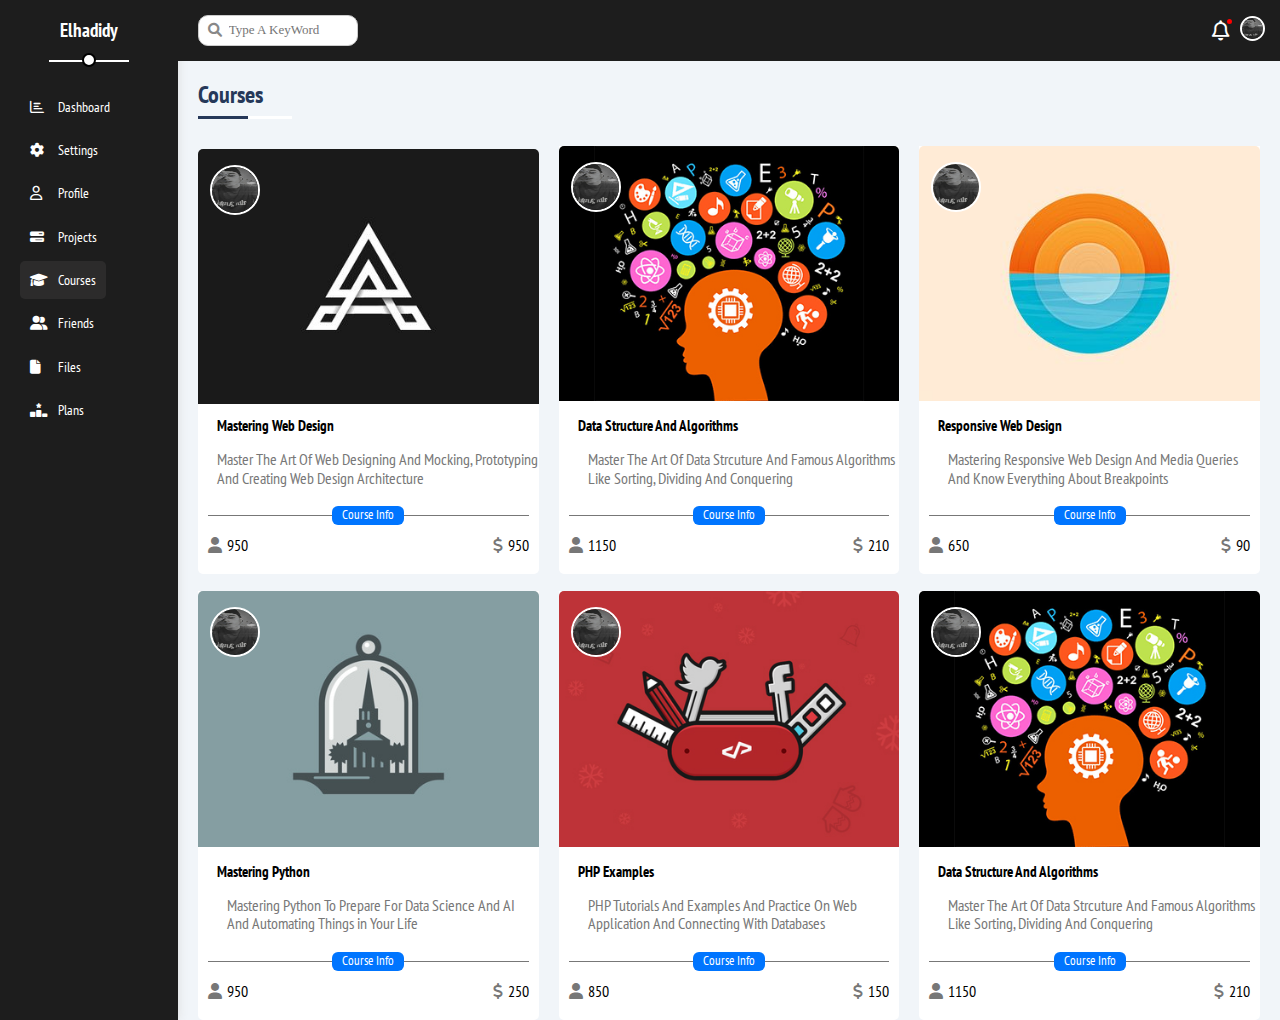
<file: courses.html>
<!DOCTYPE html>
<html lang="en">
<head>
    <meta charset="UTF-8">
    <meta http-equiv="X-UA-Compatible" content="IE=edge">
    <meta name="viewport" content="width=device-width, initial-scale=1.0">
    <link rel="stylesheet" href="css/main.css">
    <link rel="stylesheet" href="css/all.min.css">
    <link rel="stylesheet" href="css/normalize.css">
    <link rel="stylesheet" href="css/framework.css">
    <link rel="preconnect" href="https://fonts.googleapis.com">
    <link rel="preconnect" href="https://fonts.gstatic.com" crossorigin>
    <link href="https://fonts.googleapis.com/css2?family=PT+Sans+Narrow:wght@400;700&display=swap" rel="stylesheet">
    <title>Template Courses</title>
</head>
<body>
    <div class="page d-flex">
        <div class="sidebar bg-off p-20 p-relative" >
            <h3 class="text-c p.relative mt-0">Elhadidy</h3>
            <ul>
                <li>
                    <a  class ="align-c fs-14 c-white rad-6 p-10" href="index.html">
                        <i class="fa-regular fa-chart-bar fa-fw"></i>
                        <span>Dashboard</span>
                    </a>
                </li>
                <li>
                    <a href="Settings.html" class=" align-c fs-14 c-white rad-6 p-10">
                        <i class="fa-solid fa-gear fa-fw" ></i>
                        <span>Settings</span>
                    </a>
                </li>
                <li>
                    <a href="profile.html" class="align-c fs-14 c-white rad-6 p-10">
                        <i class="fa-regular fa-user fa-fw"></i>
                        <span>Profile</span>
                    </a>
                </li>
                <li>
                    <a href="projects.html" class="align-c fs-14 c-white rad-6 p-10">
                        <i class="fa-solid fa-bars-progress fa-fw"></i>
                        <span>Projects</span>
                    </a>
                </li>
                <li>
                    <a href="courses.html" class=" active align-c fs-14 c-white rad-6 p-10">
                        <i class="fa-solid fa-graduation-cap fa-fw"></i>
                        <span>Courses</span>
                    </a>
                </li>
                <li>
                    <a href="friends.html" class="align-c fs-14 c-white rad-6 p-10">
                        <i class="fa-solid fa-user-group fa-fw"></i>
                        <span>Friends</span>
                    </a>
                </li>
                <li>
                    <a href="files.html" class="align-c fs-14 c-white rad-6 p-10">
                        <i class="fa-solid fa-file fa-fw" ></i>
                        <span>Files</span>
                    </a>
                </li>
                <li>
                    <a href="plans.html" class="align-c fs-14 c-white rad-6 p-10">
                        <i class="fa-solid fa-ranking-star fa-fw"></i>
                        <span>Plans</span>
                    </a>
                </li>
            </ul>   
        </div>
        <div class="content w-full">
            <div class="head between-flex">
                <div class="search">
                    <input class="searchh" type="search" name="" id="" placeholder="Type A KeyWord ">
                </div>
                <div class="icons d-flex align-c">
                    <span>
                        <i class="fa-regular fa-bell fa-lg"></i>
                    </span>
                    <img src="images/team-member-1.jpg" alt="">
                </div>
            </div>
            <h1>Courses</h1>
            
            <div class="course-page">

                <div class="mastering-web-design">
                    <div class="top">
                        <img class="cover" src="images/course-01.jpg" alt="">
                        <img class="logo" src="images/team-member-1.jpg" alt="">
                    </div>
                    <div class="back-ground">
                        <div class="content">
                            <h2>Mastering Web Design</h2>
                            <p>Master The Art Of Web Designing And Mocking, Prototyping And Creating Web Design Architecture</p>
                        </div>
                        <div class="info">
                            <span>Course Info</span>
                        </div>
                        <div class="number">
                            <span class="First">950</span>
                            <span class="Second">950</span>
                        </div>
                </div>
                </div>

                
                <div class="Data-Structure-And-Algorithms">
                    <div class="top">
                        <img class="cover" src="images/course-02.jpg" alt="">
                        <img class="logo" src="images/team-member-1.jpg" alt="">
                    </div>
                    <div class="back-ground">
                        <div class="content">
                            <h2>Data Structure And Algorithms
                            </h2>
                            <p>Master The Art Of Data Strcuture And Famous Algorithms Like Sorting, Dividing And Conquering</p>
                        </div>
                        <div class="info">
                            <span>Course Info</span>
                        </div>
                        <div class="number">
                            <span class="First">1150</span>
                            <span class="Second">210</span>
                        </div>
                </div>
                </div>

                <div class="Responsive-Web-Design">
                    <div class="top">
                        <img class="cover" src="images/course-03.jpg" alt="">
                        <img class="logo" src="images/team-member-1.jpg" alt="">
                    </div>
                    <div class="back-ground">
                        <div class="content">
                            <h2>Responsive Web Design
                            </h2>
                            <p>Mastering Responsive Web Design And Media Queries And Know Everything About Breakpoints
                            </p>
                        </div>
                        <div class="info">
                            <span>Course Info</span>
                        </div>
                        <div class="number">
                            <span class="First">650</span>
                            <span class="Second">90</span>
                        </div>
                </div>
                </div>

                <div class="Mastering-Python">
                    <div class="top">
                        <img class="cover" src="images/course-04.jpg" alt="">
                        <img class="logo" src="images/team-member-1.jpg" alt="">
                    </div>
                    <div class="back-ground">
                        <div class="content">
                            <h2>Mastering Python
                            </h2>
                            <p>Mastering Python To Prepare For Data Science And AI And Automating Things in Your Life
                            </p>
                        </div>
                        <div class="info">
                            <span>Course Info</span>
                        </div>
                        <div class="number">
                            <span class="First">950</span>
                            <span class="Second">250</span>
                        </div>
                </div>
                </div>

                
                <div class="PHP-Examples">
                    <div class="top">
                        <img class="cover" src="images/course-05.jpg" alt="">
                        <img class="logo" src="images/team-member-1.jpg" alt="">
                    </div>
                    <div class="back-ground">
                        <div class="content">
                            <h2>PHP Examples
                            </h2>
                            <p>PHP Tutorials And Examples And Practice On Web Application And Connecting With Databases
                            </p>
                        </div>
                        <div class="info">
                            <span>Course Info</span>
                        </div>
                        <div class="number">
                            <span class="First">850</span>
                            <span class="Second">150</span>
                        </div>
                </div>
                </div>

                <div class="Data-Structure-And-Algorithms">
                    <div class="top">
                        <img class="cover" src="images/course-02.jpg" alt="">
                        <img class="logo" src="images/team-member-1.jpg" alt="">
                    </div>
                    <div class="back-ground">
                        <div class="content">
                            <h2>Data Structure And Algorithms
                            </h2>
                            <p>Master The Art Of Data Strcuture And Famous Algorithms Like Sorting, Dividing And Conquering
                            </p>
                        </div>
                        <div class="info">
                            <span>Course Info</span>
                        </div>
                        <div class="number">
                            <span class="First">1150</span>
                            <span class="Second">210</span>
                        </div>
                </div>
                </div>


            </div>


            <!-- toogle -->
            <!-- <label>
                <input class="toggle-checkbox" type="checkbox" checked>
                <div class="toggle-switch"></div>
            </label> -->
            <!-- toogle -->

        </div>  
    </div>




</body>
</html>
</file>
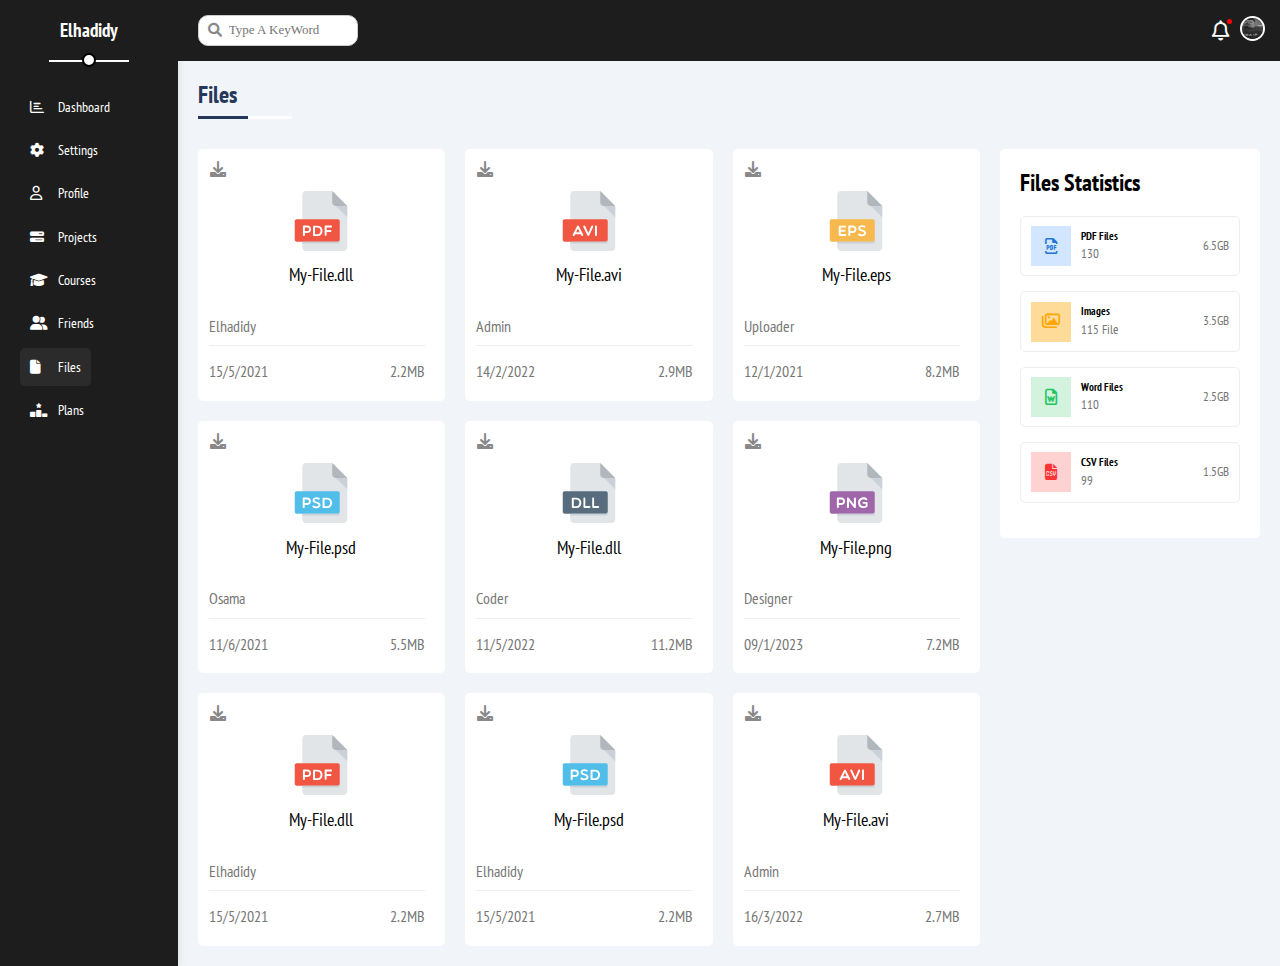
<file: files.html>
<!DOCTYPE html>
<html lang="en">
<head>
    <meta charset="UTF-8">
    <meta http-equiv="X-UA-Compatible" content="IE=edge">
    <meta name="viewport" content="width=device-width, initial-scale=1.0">
    <link rel="stylesheet" href="css/main.css">
    <link rel="stylesheet" href="css/all.min.css">
    <link rel="stylesheet" href="css/normalize.css">
    <link rel="stylesheet" href="css/framework.css">
    <link rel="preconnect" href="https://fonts.googleapis.com">
    <link rel="preconnect" href="https://fonts.gstatic.com" crossorigin>
    <link href="https://fonts.googleapis.com/css2?family=PT+Sans+Narrow:wght@400;700&display=swap" rel="stylesheet">
    <title>Template Files</title>
</head>
<body>
    <div class="page d-flex">
        <div class="sidebar bg-off p-20 p-relative" >
            <h3 class="text-c p.relative mt-0">Elhadidy</h3>
            <ul>
                <li>
                    <a  class ="align-c fs-14 c-white rad-6 p-10" href="index.html">
                        <i class="fa-regular fa-chart-bar fa-fw"></i>
                        <span>Dashboard</span>
                    </a>
                </li>
                <li>
                    <a href="Settings.html" class=" align-c fs-14 c-white rad-6 p-10">
                        <i class="fa-solid fa-gear fa-fw" ></i>
                        <span>Settings</span>
                    </a>
                </li>
                <li>
                    <a href="profile.html" class="align-c fs-14 c-white rad-6 p-10">
                        <i class="fa-regular fa-user fa-fw"></i>
                        <span>Profile</span>
                    </a>
                </li>
                <li>
                    <a href="projects.html" class="align-c fs-14 c-white rad-6 p-10">
                        <i class="fa-solid fa-bars-progress fa-fw"></i>
                        <span>Projects</span>
                    </a>
                </li>
                <li>
                    <a href="courses.html" class="align-c fs-14 c-white rad-6 p-10">
                        <i class="fa-solid fa-graduation-cap fa-fw"></i>
                        <span>Courses</span>
                    </a>
                </li>
                <li>
                    <a href="friends.html" class=" align-c fs-14 c-white rad-6 p-10">
                        <i class="fa-solid fa-user-group fa-fw"></i>
                        <span>Friends</span>
                    </a>
                </li>
                <li>
                    <a href="files.html" class=" active fs-14 c-white rad-6 p-10">
                        <i class="fa-solid fa-file fa-fw" ></i>
                        <span>Files</span>
                    </a>
                </li>
                <li>
                    <a href="plans.html" class="align-c fs-14 c-white rad-6 p-10">
                        <i class="fa-solid fa-ranking-star fa-fw"></i>
                        <span>Plans</span>
                    </a>
                </li>
            </ul>   
        </div>
        <div class="content w-full">
            <div class="head between-flex">
                <div class="search">
                    <input class="searchh" type="search" name="" id="" placeholder="Type A KeyWord ">
                </div>
                <div class="icons d-flex align-c">
                    <span>
                        <i class="fa-regular fa-bell fa-lg"></i>
                    </span>
                    <img src="images/team-member-1.jpg" alt="">
                </div>
            </div>
            <h1>Files</h1>

            <div class="file-page">

                <div class="file-stats">
                    <h2>Files Statistics</h2>

                    <div class="content">
                        <i class="fa-regular fa-file-pdf fa-lg icon-1"></i>
                        <div class="text">
                            <h5>PDF Files</h5>
                            <p>130</p>
                        </div>
                        <span>6.5GB</span>
                    </div>
                    <div class="content">
                        <i class="fa-regular fa-images fa-lg icon-2"></i>
                        <div class="text">
                            <h5>Images</h5>
                            <p>115 File</p>
                        </div>
                        <span>3.5GB</span>
                    </div>
                    <div class="content">
                        <i class="fa-regular fa-file-word fa-lg icon-3"></i>
                        <div class="text">
                            <h5>Word Files</h5>
                            <p>110</p>
                        </div>
                        <span>2.5GB</span>
                    </div>
                    <div class="content">
                        <i class="fa-solid fa-file-csv fa-lg orange icon-4"></i>
                        <div class="text">
                            <h5>CSV Files</h5>
                            <p>99</p>
                        </div>
                        <span>1.5GB</span>
                    </div>
                </div>

                <div class="file-content">

                    <div class="file">
                        <div class="icon">
                            <i class="fa-solid fa-download c-grey p-absolute"></i>
                        </div>
                        <div class="icon-text">
                            <img src="images/pdf.svg" alt="">
                            <h2 class="File-Name">My-File.dll</h2>
                        </div>
                        <p>Elhadidy</p>
                        <div class="footer-file">
                            <span>15/5/2021</span>
                            <span>2.2MB</span>
                        </div>
                    </div>
                    
                    <div class="file">
                        <div class="icon">
                            <i class="fa-solid fa-download c-grey p-absolute"></i>
                        </div>
                        <div class="icon-text">
                            <img src="images/avi.svg" alt="">
                            <h2 class="File-Name">My-File.avi</h2>
                        </div>
                        <p>Admin</p>
                        <div class="footer-file">
                            <span>14/2/2022</span>
                            <span>2.9MB</span>
                        </div>
                    </div>
                    
                    <div class="file">
                        <div class="icon">
                            <i class="fa-solid fa-download c-grey p-absolute"></i>
                        </div>
                        <div class="icon-text">
                            <img src="images/eps.svg" alt="">
                            <h2 class="File-Name">My-File.eps</h2>
                        </div>
                        <p>Uploader</p>
                        <div class="footer-file">
                            <span>12/1/2021</span>
                            <span>8.2MB</span>
                        </div>
                    </div>
                    
                    <div class="file">
                        <div class="icon">
                            <i class="fa-solid fa-download c-grey p-absolute"></i>
                        </div>
                        <div class="icon-text">
                            <img src="images/psd.svg" alt="">
                            <h2 class="File-Name">My-File.psd</h2>
                        </div>
                        <p>Osama</p>
                        <div class="footer-file">
                            <span>11/6/2021</span>
                            <span>5.5MB</span>
                        </div>
                    </div>
                    
                    <div class="file">
                        <div class="icon">
                            <i class="fa-solid fa-download c-grey p-absolute"></i>
                        </div>
                        <div class="icon-text">
                            <img src="images/dll.svg" alt="">
                            <h2 class="File-Name">My-File.dll</h2>
                        </div>
                        <p>Coder</p>
                        <div class="footer-file">
                            <span>11/5/2022</span>
                            <span>11.2MB</span>
                        </div>
                    </div>

                    
                    <div class="file">
                        <div class="icon">
                            <i class="fa-solid fa-download c-grey p-absolute"></i>
                        </div>
                        <div class="icon-text">
                            <img src="images/png.svg" alt="">
                            <h2 class="File-Name">My-File.png</h2>
                        </div>
                        <p>Designer</p>
                        <div class="footer-file">
                            <span>09/1/2023</span>
                            <span>7.2MB</span>
                        </div>
                    </div>

                    
                    <div class="file">
                        <div class="icon">
                            <i class="fa-solid fa-download c-grey p-absolute"></i>
                        </div>
                        <div class="icon-text">
                            <img src="images/pdf.svg" alt="">
                            <h2 class="File-Name">My-File.dll</h2>
                        </div>
                        <p>Elhadidy</p>
                        <div class="footer-file">
                            <span>15/5/2021</span>
                            <span>2.2MB</span>
                        </div>
                    </div>

                    
                    <div class="file">
                        <div class="icon">
                            <i class="fa-solid fa-download c-grey p-absolute"></i>
                        </div>
                        <div class="icon-text">
                            <img src="images/psd.svg" alt="">
                            <h2 class="File-Name">My-File.psd</h2>
                        </div>
                        <p>Elhadidy</p>
                        <div class="footer-file">
                            <span>15/5/2021</span>
                            <span>2.2MB</span>
                        </div>
                    </div>

                    
                    <div class="file">
                        <div class="icon">
                            <i class="fa-solid fa-download c-grey p-absolute"></i>
                        </div>
                        <div class="icon-text">
                            <img src="images/avi.svg" alt="">
                            <h2 class="File-Name">My-File.avi</h2>
                        </div>
                        <p>Admin</p>
                        <div class="footer-file">
                            <span>16/3/2022</span>
                            <span>2.7MB</span>
                        </div>
                    </div>



                </div>
            </div>

            <!-- toogle -->
            <!-- <label>
                <input class="toggle-checkbox" type="checkbox" checked>
                <div class="toggle-switch"></div>
            </label> -->
            <!-- toogle -->

        </div>  
    </div>




</body>
</html>
</file>
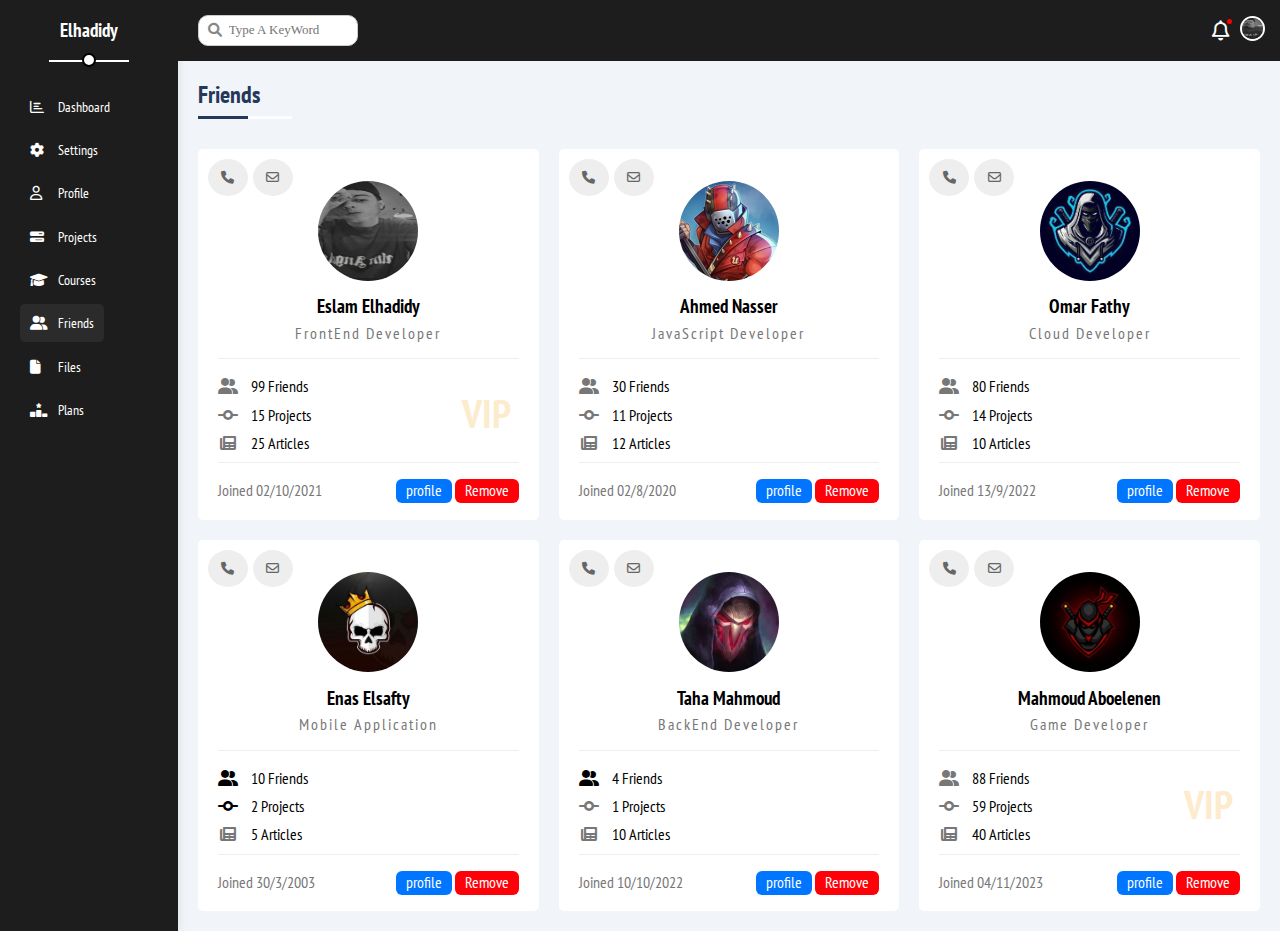
<file: friends.html>
<!DOCTYPE html>
<html lang="en">
<head>
    <meta charset="UTF-8">
    <meta http-equiv="X-UA-Compatible" content="IE=edge">
    <meta name="viewport" content="width=device-width, initial-scale=1.0">
    <link rel="stylesheet" href="css/main.css">
    <link rel="stylesheet" href="css/all.min.css">
    <link rel="stylesheet" href="css/normalize.css">
    <link rel="stylesheet" href="css/framework.css">
    <link rel="preconnect" href="https://fonts.googleapis.com">
    <link rel="preconnect" href="https://fonts.gstatic.com" crossorigin>
    <link href="https://fonts.googleapis.com/css2?family=PT+Sans+Narrow:wght@400;700&display=swap" rel="stylesheet">
    <title>Template Friends</title>
</head>
<body>
    <div class="page d-flex">
        <div class="sidebar bg-off p-20 p-relative" >
            <h3 class="text-c p.relative mt-0">Elhadidy</h3>
            <ul>
                <li>
                    <a  class ="align-c fs-14 c-white rad-6 p-10" href="index.html">
                        <i class="fa-regular fa-chart-bar fa-fw"></i>
                        <span>Dashboard</span>
                    </a>
                </li>
                <li>
                    <a href="Settings.html" class=" align-c fs-14 c-white rad-6 p-10">
                        <i class="fa-solid fa-gear fa-fw" ></i>
                        <span>Settings</span>
                    </a>
                </li>
                <li>
                    <a href="profile.html" class="align-c fs-14 c-white rad-6 p-10">
                        <i class="fa-regular fa-user fa-fw"></i>
                        <span>Profile</span>
                    </a>
                </li>
                <li>
                    <a href="projects.html" class="align-c fs-14 c-white rad-6 p-10">
                        <i class="fa-solid fa-bars-progress fa-fw"></i>
                        <span>Projects</span>
                    </a>
                </li>
                <li>
                    <a href="courses.html" class="align-c fs-14 c-white rad-6 p-10">
                        <i class="fa-solid fa-graduation-cap fa-fw"></i>
                        <span>Courses</span>
                    </a>
                </li>
                <li>
                    <a href="friends.html" class=" active align-c fs-14 c-white rad-6 p-10">
                        <i class="fa-solid fa-user-group fa-fw"></i>
                        <span>Friends</span>
                    </a>
                </li>
                <li>
                    <a href="files.html" class="align-c fs-14 c-white rad-6 p-10">
                        <i class="fa-solid fa-file fa-fw" ></i>
                        <span>Files</span>
                    </a>
                </li>
                <li>
                    <a href="plans.html" class="align-c fs-14 c-white rad-6 p-10">
                        <i class="fa-solid fa-ranking-star fa-fw"></i>
                        <span>Plans</span>
                    </a>
                </li>
            </ul>   
        </div>
        <div class="content w-full">
            <div class="head between-flex">
                <div class="search">
                    <input class="searchh" type="search" name="" id="" placeholder="Type A KeyWord ">
                </div>
                <div class="icons d-flex align-c">
                    <span>
                        <i class="fa-regular fa-bell fa-lg"></i>
                    </span>
                    <img src="images/team-member-1.jpg" alt="">
                </div>
            </div>
            <h1>Friends</h1>

            <div class="friends-page">

                <div class="eslam-elhadidy">
                    <div class="icons">
                        <i class="fa-solid fa-phone fa-fw"></i>
                        <i class="fa-regular fa-envelope fa-fw"></i>

                    </div>
                    <div class="top">
                        <img src="images/team-member-1.jpg" alt="">
                        <h2>Eslam Elhadidy</h2>
                        <p>FrontEnd Developer</p>
                    </div>
                    <div class="mid">
                        <div class="firsrt-row">
                            <i class="fa-solid fa-user-group fa-fw"></i>
                            <span>99 Friends</span>
                        </div>
                        <div class="second-row">
                            <i class="fa-solid fa-code-commit fa-fw"></i>
                            <span>15 Projects</span>
                        </div>
                        <div class="third-row">
                            <i class="fa-solid fa-newspaper fa-fw"></i>
                            <span>25 Articles</span>
                        </div>
                        <div class="fourth-row">
                            <span>VIP</span>
                        </div>
                    </div>
                    <div class="low">
                        <span>Joined 02/10/2021</span>
                        <div class="link">
                            <a class="first-link" href="profile.html">profile</a>
                            <a class="second-link" href="#">Remove</a>
                        </div>
                    </div>
                </div>

                <div class="Ahmed-Nasser">
                    <div class="icons">
                        <i class="fa-solid fa-phone fa-fw"></i>
                        <i class="fa-regular fa-envelope fa-fw"></i>

                    </div>
                    <div class="top">
                        <img src="images/friend-01.jpg" alt="">
                        <h2>Ahmed Nasser</h2>
                        <p>JavaScript Developer</p>
                    </div>
                    <div class="mid">
                        <div class="firsrt-row">
                            <i class="fa-solid fa-user-group fa-fw"></i>
                            <span>30 Friends</span>
                        </div>
                        <div class="second-row">
                            <i class="fa-solid fa-code-commit fa-fw"></i>
                            <span>11 Projects</span>
                        </div>
                        <div class="third-row">
                            <i class="fa-solid fa-newspaper fa-fw"></i>
                            <span>12 Articles</span>
                        </div>
                        <!-- <div class="fourth-row">
                            <span>VIP</span>
                        </div> -->
                    </div>
                    <div class="low">
                        <span>Joined 02/8/2020</span>
                        <div class="link">
                            <a class="first-link" href="profile.html">profile</a>
                            <a class="second-link" href="#">Remove</a>
                        </div>
                    </div>
                </div>

                <div class="Omar-Fathy">
                    <div class="icons">
                        <i class="fa-solid fa-phone fa-fw"></i>
                        <i class="fa-regular fa-envelope fa-fw"></i>

                    </div>
                    <div class="top">
                        <img src="images/friend-02.jpg" alt="">
                        <h2>Omar Fathy</h2>
                        <p>Cloud Developer
                        </p>
                    </div>
                    <div class="mid">
                        <div class="firsrt-row">
                            <i class="fa-solid fa-user-group fa-fw"></i>
                            <span>80 Friends</span>
                        </div>
                        <div class="second-row">
                            <i class="fa-solid fa-code-commit fa-fw"></i>
                            <span>14 Projects</span>
                        </div>
                        <div class="third-row">
                            <i class="fa-solid fa-newspaper fa-fw"></i>
                            <span>10 Articles</span>
                        </div>
                        <!-- <div class="fourth-row">
                            <span>VIP</span>
                        </div> -->
                    </div>
                    <div class="low">
                        <span>Joined 13/9/2022</span>
                        <div class="link">
                            <a class="first-link" href="profile.html">profile</a>
                            <a class="second-link" href="#">Remove</a>
                        </div>
                    </div>
                </div>

                <div class="Enas-Elsafty">
                    <div class="icons">
                        <i class="fa-solid fa-phone fa-fw"></i>
                        <i class="fa-regular fa-envelope fa-fw"></i>

                    </div>
                    <div class="top">
                        <img src="images/friend-05.jpg" alt="">
                        <h2>Enas Elsafty</h2>
                        <p>Mobile Application
                        </p>
                    </div>
                    <div class="mid">
                        <div class="firsrt-row">
                            <i class="fa-solid fa-user-group fa-fw"></i>
                            <span>10 Friends</span>
                        </div>
                        <div class="second-row">
                            <i class="fa-solid fa-code-commit fa-fw"></i>
                            <span>2 Projects</span>
                        </div>
                        <div class="third-row">
                            <i class="fa-solid fa-newspaper fa-fw"></i>
                            <span>5 Articles</span>
                        </div>
                        <!-- <div class="fourth-row">
                            <span>VIP</span>
                        </div> -->
                    </div>
                    <div class="low">
                        <span>Joined 30/3/2003</span>
                        <div class="link">
                            <a class="first-link" href="profile.html">profile</a>
                            <a class="second-link" href="#">Remove</a>
                        </div>
                    </div>
                </div>

                <div class="Taha-Mahmoud">
                    <div class="icons">
                        <i class="fa-solid fa-phone fa-fw"></i>
                        <i class="fa-regular fa-envelope fa-fw"></i>

                    </div>
                    <div class="top">
                        <img src="images/friend-03.jpg" alt="">
                        <h2>Taha Mahmoud</h2>
                        <p>BackEnd Developer
                        </p>
                    </div>
                    <div class="mid">
                        <div class="firsrt-row">
                            <i class="fa-solid fa-user-group fa-fw"></i>
                            <span>4 Friends</span>
                        </div>
                        <div class="second-row">
                            <i class="fa-solid fa-code-commit fa-fw"></i>
                            <span>1 Projects</span>
                        </div>
                        <div class="third-row">
                            <i class="fa-solid fa-newspaper fa-fw"></i>
                            <span>10 Articles</span>
                        </div>
                        <!-- <div class="fourth-row">
                            <span>VIP</span>
                        </div> -->
                    </div>
                    <div class="low">
                        <span>Joined 10/10/2022</span>
                        <div class="link">
                            <a class="first-link" href="profile.html">profile</a>
                            <a class="second-link" href="#">Remove</a>
                        </div>
                    </div>
                </div>

                <div class="Mahmoud-aboelenen">
                    <div class="icons">
                        <i class="fa-solid fa-phone fa-fw"></i>
                        <i class="fa-regular fa-envelope fa-fw"></i>

                    </div>
                    <div class="top">
                        <img src="images/friend-04.jpg" alt="">
                        <h2>Mahmoud Aboelenen</h2>
                        <p>Game Developer</p>
                    </div>
                    <div class="mid">
                        <div class="firsrt-row">
                            <i class="fa-solid fa-user-group fa-fw"></i>
                            <span>88 Friends</span>
                        </div>
                        <div class="second-row">
                            <i class="fa-solid fa-code-commit fa-fw"></i>
                            <span>59 Projects</span>
                        </div>
                        <div class="third-row">
                            <i class="fa-solid fa-newspaper fa-fw"></i>
                            <span>40 Articles</span>
                        </div>
                        <div class="fourth-row">
                            <span>VIP</span>
                        </div>
                    </div>
                    <div class="low">
                        <span>Joined 04/11/2023</span>
                        <div class="link">
                            <a class="first-link" href="profile.html">profile</a>
                            <a class="second-link" href="#">Remove</a>
                        </div>
                    </div>
                </div>

            </div>
            
            <!-- toogle -->
            <!-- <label>
                <input class="toggle-checkbox" type="checkbox" checked>
                <div class="toggle-switch"></div>
            </label> -->
            <!-- toogle -->

        </div>  
    </div>




</body>
</html>
</file>
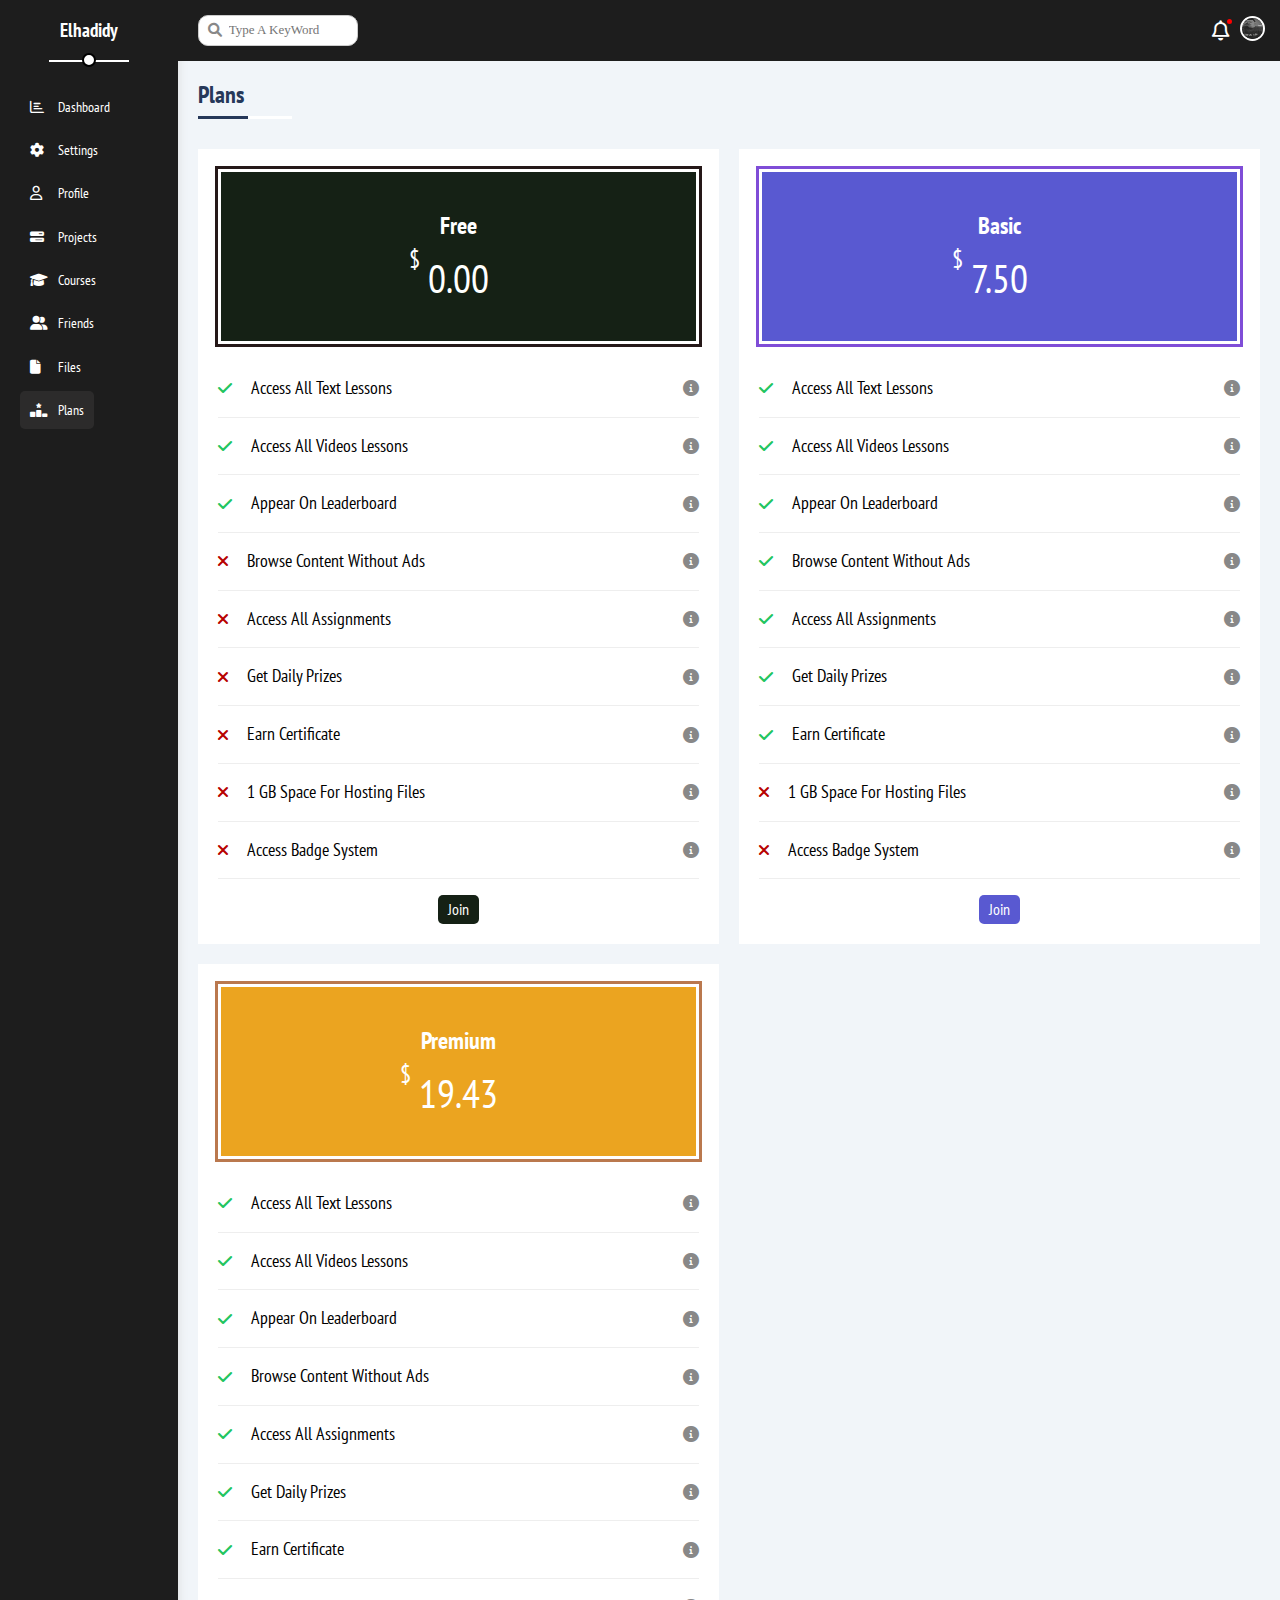
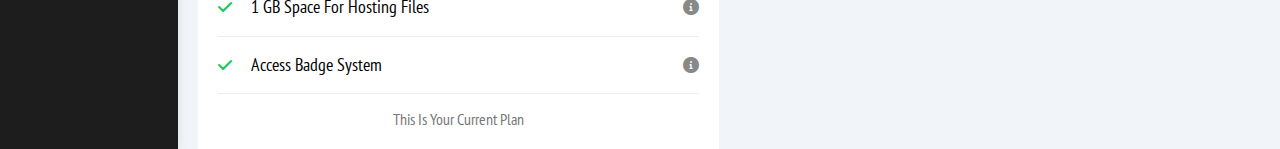
<file: plans.html>
<!DOCTYPE html>
<html lang="en">
<head>
    <meta charset="UTF-8">
    <meta http-equiv="X-UA-Compatible" content="IE=edge">
    <meta name="viewport" content="width=device-width, initial-scale=1.0">
    <link rel="stylesheet" href="css/main.css">
    <link rel="stylesheet" href="css/all.min.css">
    <link rel="stylesheet" href="css/normalize.css">
    <link rel="stylesheet" href="css/framework.css">
    <link rel="preconnect" href="https://fonts.googleapis.com">
    <link rel="preconnect" href="https://fonts.gstatic.com" crossorigin>
    <link href="https://fonts.googleapis.com/css2?family=PT+Sans+Narrow:wght@400;700&display=swap" rel="stylesheet">
    <title>Template Plans</title>
</head>
<body>
    <div class="page d-flex">
        <div class="sidebar bg-off p-20 p-relative" >
            <h3 class="text-c p.relative mt-0">Elhadidy</h3>
            <ul>
                <li>
                    <a  class ="align-c fs-14 c-white rad-6 p-10" href="index.html">
                        <i class="fa-regular fa-chart-bar fa-fw"></i>
                        <span>Dashboard</span>
                    </a>
                </li>
                <li>
                    <a href="Settings.html" class=" align-c fs-14 c-white rad-6 p-10">
                        <i class="fa-solid fa-gear fa-fw" ></i>
                        <span>Settings</span>
                    </a>
                </li>
                <li>
                    <a href="profile.html" class="align-c fs-14 c-white rad-6 p-10">
                        <i class="fa-regular fa-user fa-fw"></i>
                        <span>Profile</span>
                    </a>
                </li>
                <li>
                    <a href="projects.html" class="align-c fs-14 c-white rad-6 p-10">
                        <i class="fa-solid fa-bars-progress fa-fw"></i>
                        <span>Projects</span>
                    </a>
                </li>
                <li>
                    <a href="courses.html" class="align-c fs-14 c-white rad-6 p-10">
                        <i class="fa-solid fa-graduation-cap fa-fw"></i>
                        <span>Courses</span>
                    </a>
                </li>
                <li>
                    <a href="friends.html" class=" align-c fs-14 c-white rad-6 p-10">
                        <i class="fa-solid fa-user-group fa-fw"></i>
                        <span>Friends</span>
                    </a>
                </li>
                <li>
                    <a href="files.html" class=" fs-14 c-white rad-6 p-10">
                        <i class="fa-solid fa-file fa-fw" ></i>
                        <span>Files</span>
                    </a>
                </li>
                <li>
                    <a href="plans.html" class=" active  fs-14 c-white rad-6 p-10">
                        <i class="fa-solid fa-ranking-star fa-fw"></i>
                        <span>Plans</span>
                    </a>
                </li>
            </ul>   
        </div>
        <div class="content w-full">
            <div class="head between-flex">
                <div class="search">
                    <input class="searchh" type="search" name="" id="" placeholder="Type A KeyWord ">
                </div>
                <div class="icons d-flex align-c">
                    <span>
                        <i class="fa-regular fa-bell fa-lg"></i>
                    </span>
                    <img src="images/team-member-1.jpg" alt="">
                </div>
            </div>
            <h1>Plans</h1>

            <div class="plans-page">

                <div class="plan">
                    <div class="top">
                        <h2>Free</h2>
                        <p><span>$</span>0.00</p>
                    </div>
                    <ul>
                        <li>
                            <i class="fa-solid fa-check"></i>
                            <p>Access All Text Lessons</p>
                            <i class="fa-solid fa-circle-info special"></i>
                        </li>
                        <li>
                            <i class="fa-solid fa-check"></i>
                            <p>Access All Videos Lessons </p>
                            <i class="fa-solid fa-circle-info special"></i>
                        </li>
                        <li>
                            <i class="fa-solid fa-check"></i>
                            <p>Appear On Leaderboard</p>
                            <i class="fa-solid fa-circle-info special"></i>
                        </li>
                        <li>
                            <i class="fa-solid fa-xmark"></i>
                            <p>Browse Content Without Ads</p>
                            <i class="fa-solid fa-circle-info special"></i>
                        </li>
                        <li>
                            <i class="fa-solid fa-xmark"></i>
                            <p>Access All Assignments</p>
                            <i class="fa-solid fa-circle-info special"></i>
                        </li>
                        <li>
                            <i class="fa-solid fa-xmark"></i>
                            <p>Get Daily Prizes</p>
                            <i class="fa-solid fa-circle-info special"></i>
                        </li>
                        <li>
                            <i class="fa-solid fa-xmark"></i>
                            <p>Earn Certificate</p>
                            <i class="fa-solid fa-circle-info special"></i>
                        </li>
                        <li>
                            <i class="fa-solid fa-xmark"></i>
                            <p>1 GB Space For Hosting Files</p>
                            <i class="fa-solid fa-circle-info special"></i>
                        </li>
                        <li>
                            <i class="fa-solid fa-xmark"></i>
                            <p>Access Badge System</p>
                            <i class="fa-solid fa-circle-info special"></i>
                        </li>
                    </ul>
                    <div class="button">
                        <a href="#">Join</a>
                    </div>
                </div>

                <div class="plan">
                    <div class="top blue">
                        <h2>Basic</h2>
                        <p><span>$</span>7.50</p>
                    </div>
                    <ul>
                        <li>
                            <i class="fa-solid fa-check"></i>
                            <p>Access All Text Lessons</p>
                            <i class="fa-solid fa-circle-info special"></i>
                        </li>
                        <li>
                            <i class="fa-solid fa-check"></i>
                            <p>Access All Videos Lessons </p>
                            <i class="fa-solid fa-circle-info special"></i>
                        </li>
                        <li>
                            <i class="fa-solid fa-check"></i>
                            <p>Appear On Leaderboard</p>
                            <i class="fa-solid fa-circle-info special"></i>
                        </li>
                        <li>
                            <i class="fa-solid fa-check"></i>
                            <p>Browse Content Without Ads</p>
                            <i class="fa-solid fa-circle-info special"></i>
                        </li>
                        <li>
                            <i class="fa-solid fa-check"></i>
                            <p>Access All Assignments</p>
                            <i class="fa-solid fa-circle-info special"></i>
                        </li>
                        <li>
                            <i class="fa-solid fa-check"></i>
                            <p>Get Daily Prizes</p>
                            <i class="fa-solid fa-circle-info special"></i>
                        </li>
                        <li>
                            <i class="fa-solid fa-check"></i>
                            <p>Earn Certificate</p>
                            <i class="fa-solid fa-circle-info special"></i>
                        </li>
                        <li>
                            <i class="fa-solid fa-xmark"></i>
                            <p>1 GB Space For Hosting Files</p>
                            <i class="fa-solid fa-circle-info special"></i>
                        </li>
                        <li>
                            <i class="fa-solid fa-xmark"></i>
                            <p>Access Badge System</p>
                            <i class="fa-solid fa-circle-info special"></i>
                        </li>
                    </ul>
                    <div class="button blue-icon">
                        <a href="#">Join</a>
                    </div>
                </div>

                <div class="plan">
                    <div class="top orange">
                        <h2>Premium</h2>
                        <p><span>$</span>19.43</p>
                    </div>
                    <ul>
                        <li>
                            <i class="fa-solid fa-check"></i>
                            <p>Access All Text Lessons</p>
                            <i class="fa-solid fa-circle-info special"></i>
                        </li>
                        <li>
                            <i class="fa-solid fa-check"></i>
                            <p>Access All Videos Lessons </p>
                            <i class="fa-solid fa-circle-info special"></i>
                        </li>
                        <li>
                            <i class="fa-solid fa-check"></i>
                            <p>Appear On Leaderboard</p>
                            <i class="fa-solid fa-circle-info special"></i>
                        </li>
                        <li>
                            <i class="fa-solid fa-check"></i>
                            <p>Browse Content Without Ads</p>
                            <i class="fa-solid fa-circle-info special"></i>
                        </li>
                        <li>
                            <i class="fa-solid fa-check"></i>
                            <p>Access All Assignments</p>
                            <i class="fa-solid fa-circle-info special"></i>
                        </li>
                        <li>
                            <i class="fa-solid fa-check"></i>
                            <p>Get Daily Prizes</p>
                            <i class="fa-solid fa-circle-info special"></i>
                        </li>
                        <li>
                            <i class="fa-solid fa-check"></i>
                            <p>Earn Certificate</p>
                            <i class="fa-solid fa-circle-info special"></i>
                        </li>
                        <li>
                            <i class="fa-solid fa-check"></i>
                            <p>1 GB Space For Hosting Files</p>
                            <i class="fa-solid fa-circle-info special"></i>
                        </li>
                        <li>
                            <i class="fa-solid fa-check"></i>
                            <p>Access Badge System</p>
                            <i class="fa-solid fa-circle-info special"></i>
                        </li>
                    </ul>
                    <span class="prim">
                        This Is Your Current Plan
                    </span>
                </div>

            </div>



            <!-- toogle -->
            <!-- <label>
                <input class="toggle-checkbox" type="checkbox" checked>
                <div class="toggle-switch"></div>
            </label> -->
            <!-- toogle -->

        </div>  
    </div>




</body>
</html>
</file>
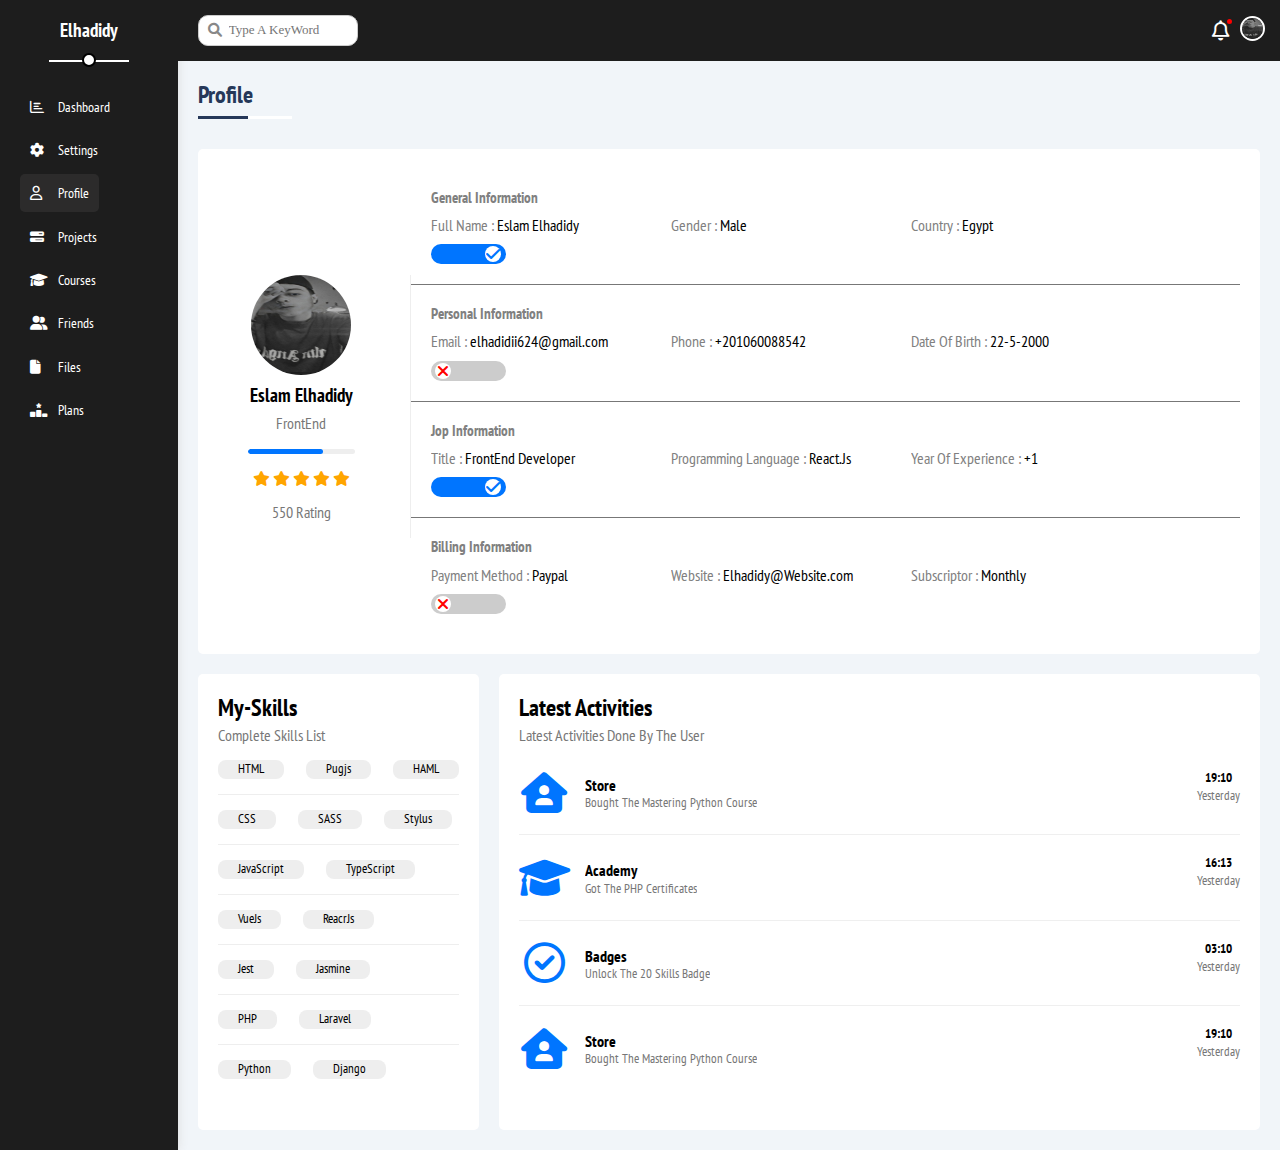
<file: profile.html>
<!DOCTYPE html>
<html lang="en">
<head>
    <meta charset="UTF-8">
    <meta http-equiv="X-UA-Compatible" content="IE=edge">
    <meta name="viewport" content="width=device-width, initial-scale=1.0">
    <link rel="stylesheet" href="css/main.css">
    <link rel="stylesheet" href="css/all.min.css">
    <link rel="stylesheet" href="css/normalize.css">
    <link rel="stylesheet" href="css/framework.css">
    <link rel="preconnect" href="https://fonts.googleapis.com">
    <link rel="preconnect" href="https://fonts.gstatic.com" crossorigin>
    <link href="https://fonts.googleapis.com/css2?family=PT+Sans+Narrow:wght@400;700&display=swap" rel="stylesheet">
    <title>Template Profile</title>
</head>
<body>
    <div class="page d-flex">
        <div class="sidebar bg-off p-20 p-relative" >
            <h3 class="text-c p.relative mt-0">Elhadidy</h3>
            <ul>
                <li>
                    <a  class ="align-c fs-14 c-white rad-6 p-10" href="index.html">
                        <i class="fa-regular fa-chart-bar fa-fw"></i>
                        <span>Dashboard</span>
                    </a>
                </li>
                <li>
                    <a href="Settings.html" class=" align-c fs-14 c-white rad-6 p-10">
                        <i class="fa-solid fa-gear fa-fw" ></i>
                        <span>Settings</span>
                    </a>
                </li>
                <li>
                    <a href="profile.html" class="active align-c fs-14 c-white rad-6 p-10">
                        <i class="fa-regular fa-user fa-fw"></i>
                        <span>Profile</span>
                    </a>
                </li>
                <li>
                    <a href="projects.html" class="align-c fs-14 c-white rad-6 p-10">
                        <i class="fa-solid fa-bars-progress fa-fw"></i>
                        <span>Projects</span>
                    </a>
                </li>
                <li>
                    <a href="courses.html" class="align-c fs-14 c-white rad-6 p-10">
                        <i class="fa-solid fa-graduation-cap fa-fw"></i>
                        <span>Courses</span>
                    </a>
                </li>
                <li>
                    <a href="friends.html" class="align-c fs-14 c-white rad-6 p-10">
                        <i class="fa-solid fa-user-group fa-fw"></i>
                        <span>Friends</span>
                    </a>
                </li>
                <li>
                    <a href="files.html" class="align-c fs-14 c-white rad-6 p-10">
                        <i class="fa-solid fa-file fa-fw" ></i>
                        <span>Files</span>
                    </a>
                </li>
                <li>
                    <a href="plans.html" class="align-c fs-14 c-white rad-6 p-10">
                        <i class="fa-solid fa-ranking-star fa-fw"></i>
                        <span>Plans</span>
                    </a>
                </li>
            </ul>   
        </div>
        <div class="content w-full">
            <div class="head between-flex">
                <div class="search">
                    <input class="searchh" type="search" name="" id="" placeholder="Type A KeyWord ">
                </div>
                <div class="icons d-flex align-c">
                    <span>
                        <i class="fa-regular fa-bell fa-lg"></i>
                    </span>
                    <img src="images/team-member-1.jpg" alt="">
                </div>
            </div>
            <h1>Profile</h1>

            <div class="profile-page">

                <div class="top-section">
                    <div class="avatar-section">
                        <img src="images/team-member-1.jpg" alt="">
                        <h3>Eslam Elhadidy</h3>
                        <p class="job">FrontEnd</p>
                        <div class="progress">
                            <span style="width: 70%;"></span>
                        </div>
                        <div class="rating">
                            <i class="fa-solid fa-star"></i>
                            <i class="fa-solid fa-star"></i>
                            <i class="fa-solid fa-star"></i>
                            <i class="fa-solid fa-star"></i>
                            <i class="fa-solid fa-star"></i>
                        </div>
                        <p class="number-of-rating">550 Rating</p>
                    </div>

                    <div class="info-section">

                        <div class="box">
                            <h4>General Information</h4>
                            <div class="content">
                                <span class="qust">Full Name : </span>
                                <span class="answer">Eslam Elhadidy </span>
                            </div>
                            <div class="content">
                                <span class="qust">Gender : </span>
                                <span class="answer">Male </span>
                            </div>
                            <div class="content">
                                <span class="qust">Country : </span>
                                <span class="answer">Egypt </span>
                            </div>
                            <div class="content">
                                <label>
                                    <input class="toggle-checkbox" type="checkbox" checked>
                                    <div class="toggle-switch"></div>
                                </label>
                            </div>
                        </div>

                        <div class="box">
                            <h4>Personal Information</h4>
                            <div class="content">
                                <span class="qust">Email : </span>
                                <span class="answer">elhadidii624@gmail.com </span>
                            </div>
                            <div class="content">
                                <span class="qust">Phone : </span>
                                <span class="answer">+201060088542</span>
                            </div>
                            <div class="content">
                                <span class="qust">Date Of Birth : </span>
                                <span class="answer">22-5-2000 </span>
                            </div>
                            <div class="content">
                                <label>
                                    <input class="toggle-checkbox" type="checkbox" >
                                    <div class="toggle-switch"></div>
                                </label>
                            </div>
                        </div>

                        <div class="box">
                            <h4>Jop Information</h4>
                            <div class="content">
                                <span class="qust">Title : </span>
                                <span class="answer">FrontEnd Developer </span>
                            </div>
                            <div class="content">
                                <span class="qust">Programming Language : </span>
                                <span class="answer">React.Js</span>
                            </div>
                            <div class="content">
                                <span class="qust">Year Of Experience : </span>
                                <span class="answer">+1 </span>
                            </div>
                            <div class="content">
                                <label>
                                    <input class="toggle-checkbox" type="checkbox" checked>
                                    <div class="toggle-switch"></div>
                                </label>
                            </div>
                        </div>

                        
                        <div class="box" style="border: none;">
                            <h4>Billing Information</h4>
                            <div class="content">
                                <span class="qust">Payment Method : </span>
                                <span class="answer">Paypal </span>
                            </div>
                            <div class="content">
                                <span class="qust">Website : </span>
                                <span class="answer">Elhadidy@Website.com</span>
                            </div>
                            <div class="content">
                                <span class="qust">Subscriptor : </span>
                                <span class="answer">Monthly </span>
                            </div>
                            <div class="content">
                                <label>
                                    <input class="toggle-checkbox" type="checkbox" >
                                    <div class="toggle-switch"></div>
                                </label>
                            </div>
                        </div>

                        


                    </div>
                </div>

                <div class="under-section">

                    <div class="skills-section">
                        <h2>My-Skills</h2>
                        <p>Complete Skills List</p>
                        <ul class="row">
                            <li> <span>HTML</span><span>Pugjs</span><span>HAML</span> </li>
                            <li><span>CSS</span><span>SASS</span><span>Stylus</span></li>
                            <li><span>JavaScript</span><span>TypeScript</span></li>
                            <li><span>VueJs</span><span>ReacrJs</span></li>
                            <li><span>Jest</span><span>Jasmine</span></li>
                            <li><span>PHP</span><span>Laravel</span>  </li>  
                            <li style="border-bottom: none;"><span>Python</span><span>Django</span></li>
                        </ul>
                    </div>

                    <div class="activities-section">
                        <h2>Latest Activities</h2>
                        <p>Latest Activities Done By The User</p>
                        <div class="row">
                            <div class="icon-content">
                                <div class="icon">
                                    <i class="fa-solid fa-house-user fa-fw fa-2x"></i>
                                </div>
                                <div class="content">
                                    <h3>Store</h3>
                                    <p>Bought The Mastering Python Course</p>
                                </div>
                            </div>
                            <div class="span">
                                <h4>19:10</h4>
                                <span>Yesterday</span>
                            </div>
                        </div>

                        <div class="row">
                            <div class="icon-content">
                                <div class="icon">
                                    <i class="fa-solid fa-graduation-cap fa-fw fa-2x"></i>
                                </div>
                                <div class="content">
                                    <h3>Academy</h3>
                                    <p>Got The PHP Certificates</p>
                                </div>
                            </div>
                            <div class="span">
                                <h4>16:13</h4>
                                <span>Yesterday</span>
                            </div>
                        </div>

                        <div class="row">
                            <div class="icon-content">
                                <div class="icon">
                                    <i class="fa-regular fa-circle-check fa-2x fa-fw"></i>
                                </div>
                                <div class="content">
                                    <h3>Badges</h3>
                                    <p>Unlock The 20 Skills Badge</p>
                                </div>
                            </div>
                            <div class="span">
                                <h4>03:10</h4>
                                <span>Yesterday</span>
                            </div>
                        </div>

                        <div class="row" style="border: none;">
                            <div class="icon-content">
                                <div class="icon">
                                    <i class="fa-solid fa-house-user fa-fw fa-2x"></i>
                                </div>
                                <div class="content">
                                    <h3>Store</h3>
                                    <p>Bought The Mastering Python Course</p>
                                </div>
                            </div>
                            <div class="span">
                                <h4>19:10</h4>
                                <span>Yesterday</span>
                            </div>
                        </div>
                    </div>

                </div>

            </div>
            <!-- toogle -->
            <!-- <label>
                <input class="toggle-checkbox" type="checkbox" checked>
                <div class="toggle-switch"></div>
            </label> -->
            <!-- toogle -->

        </div>  
    </div>




</body>
</html>
</file>
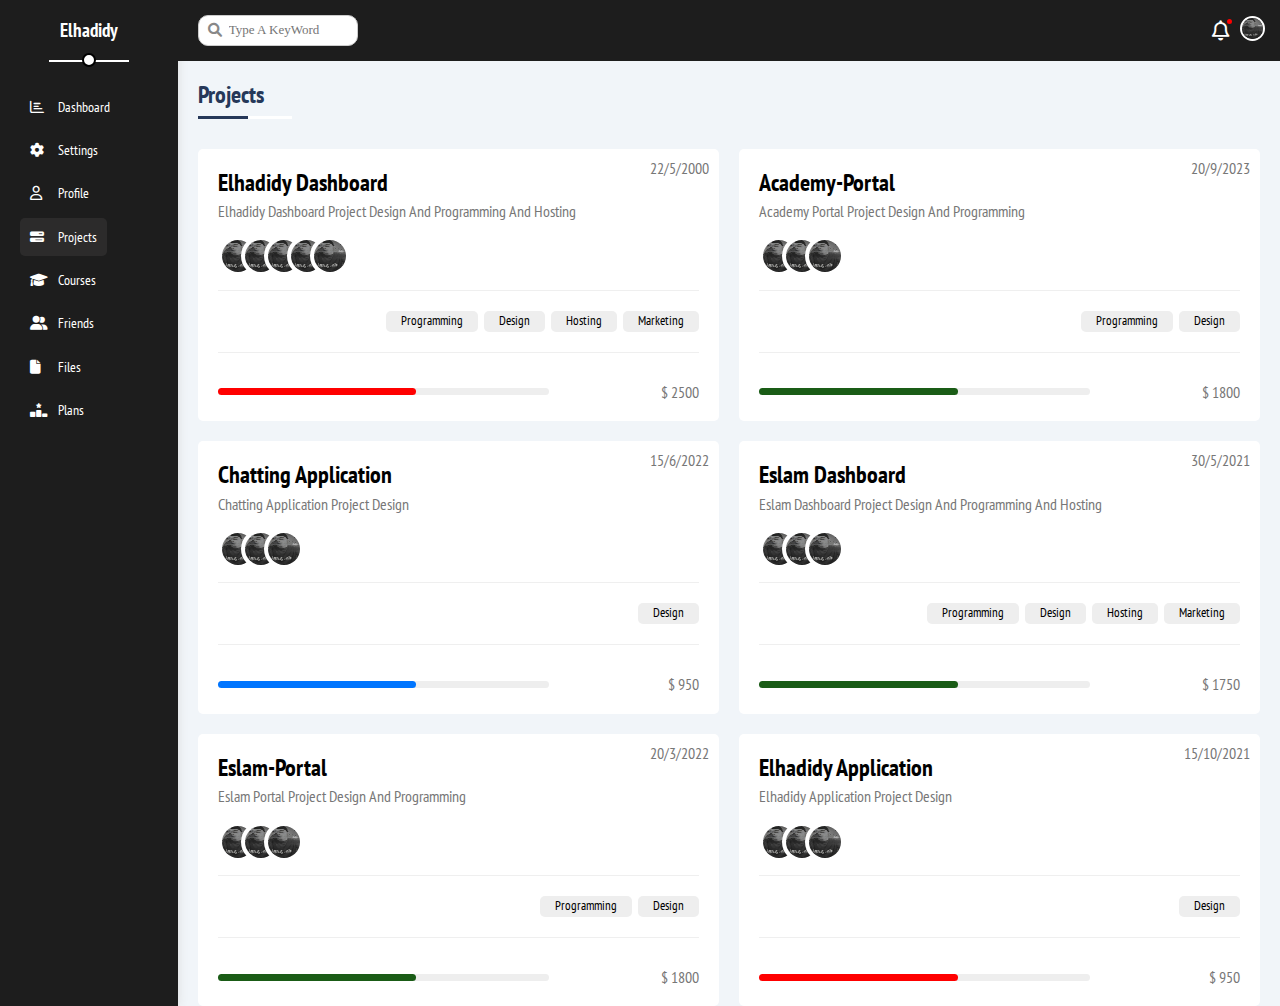
<file: projects.html>
<!DOCTYPE html>
<html lang="en">
<head>
    <meta charset="UTF-8">
    <meta http-equiv="X-UA-Compatible" content="IE=edge">
    <meta name="viewport" content="width=device-width, initial-scale=1.0">
    <link rel="stylesheet" href="css/main.css">
    <link rel="stylesheet" href="css/all.min.css">
    <link rel="stylesheet" href="css/normalize.css">
    <link rel="stylesheet" href="css/framework.css">
    <link rel="preconnect" href="https://fonts.googleapis.com">
    <link rel="preconnect" href="https://fonts.gstatic.com" crossorigin>
    <link href="https://fonts.googleapis.com/css2?family=PT+Sans+Narrow:wght@400;700&display=swap" rel="stylesheet">
    <title>Template Projects</title>
</head>
<body>
    <div class="page d-flex">
        <div class="sidebar bg-off p-20 p-relative" >
            <h3 class="text-c p.relative mt-0">Elhadidy</h3>
            <ul>
                <li>
                    <a  class ="align-c fs-14 c-white rad-6 p-10" href="index.html">
                        <i class="fa-regular fa-chart-bar fa-fw"></i>
                        <span>Dashboard</span>
                    </a>
                </li>
                <li>
                    <a href="Settings.html" class=" align-c fs-14 c-white rad-6 p-10">
                        <i class="fa-solid fa-gear fa-fw" ></i>
                        <span>Settings</span>
                    </a>
                </li>
                <li>
                    <a href="profile.html" class="align-c fs-14 c-white rad-6 p-10">
                        <i class="fa-regular fa-user fa-fw"></i>
                        <span>Profile</span>
                    </a>
                </li>
                <li>
                    <a href="projects.html" class="active align-c fs-14 c-white rad-6 p-10">
                        <i class="fa-solid fa-bars-progress fa-fw"></i>
                        <span>Projects</span>
                    </a>
                </li>
                <li>
                    <a href="courses.html" class="align-c fs-14 c-white rad-6 p-10">
                        <i class="fa-solid fa-graduation-cap fa-fw"></i>
                        <span>Courses</span>
                    </a>
                </li>
                <li>
                    <a href="friends.html" class="align-c fs-14 c-white rad-6 p-10">
                        <i class="fa-solid fa-user-group fa-fw"></i>
                        <span>Friends</span>
                    </a>
                </li>
                <li>
                    <a href="files.html" class="align-c fs-14 c-white rad-6 p-10">
                        <i class="fa-solid fa-file fa-fw" ></i>
                        <span>Files</span>
                    </a>
                </li>
                <li>
                    <a href="plans.html" class="align-c fs-14 c-white rad-6 p-10">
                        <i class="fa-solid fa-ranking-star fa-fw"></i>
                        <span>Plans</span>
                    </a>
                </li>
            </ul>   
        </div>
        <div class="content w-full">
            <div class="head between-flex">
                <div class="search">
                    <input class="searchh" type="search" name="" id="" placeholder="Type A KeyWord ">
                </div>
                <div class="icons d-flex align-c">
                    <span>
                        <i class="fa-regular fa-bell fa-lg"></i>
                    </span>
                    <img src="images/team-member-1.jpg" alt="">
                </div>
            </div>
            <h1>Projects</h1>
            
            <div class="projects-page">

                <div class="elhadidy-dashboard">
                    <span>22/5/2000</span>
                    <h2>Elhadidy Dashboard</h2>
                    <p>Elhadidy Dashboard Project Design And Programming And Hosting</p>

                    <div class="icons">
                        <img src="images/team-member-1.jpg" alt="">
                        <img src="images/team-member-1.jpg" alt="">
                        <img src="images/team-member-1.jpg" alt="">
                        <img src="images/team-member-1.jpg" alt="">
                        <img src="images/team-member-1.jpg" alt="">
                    </div>

                    <div class="skills">
                        <span>Programming</span>
                        <span>Design</span>
                        <span>Hosting</span>
                        <span>Marketing</span>
                    </div>

                    <div class="progress-prize">
                        <div class="progress">
                            <span style="width: 60%;"></span>
                        </div>
                        <div class="prize">
                            <span>$ 2500</span>
                        </div>
                    </div>
                </div>

                <div class="Academy-Portal">
                    <span>20/9/2023</span>
                    <h2>Academy-Portal</h2>
                    <p>Academy Portal Project Design And Programming</p>

                    <div class="icons">
                        <img src="images/team-member-1.jpg" alt="">
                        <img src="images/team-member-1.jpg" alt="">
                        <img src="images/team-member-1.jpg" alt="">
                    </div>

                    <div class="skills">
                        <span>Programming</span>
                        <span>Design</span>
                    </div>

                    <div class="progress-prize">
                        <div class="progress">
                            <span style="width: 60%;"></span>
                        </div>
                        <div class="prize">
                            <span>$ 1800</span>
                        </div>
                    </div>
                </div>

                <div class="Chatting-Application">
                    <span>15/6/2022</span>
                    <h2>Chatting Application</h2>
                    <p>Chatting Application Project Design</p>

                    <div class="icons">
                        <img src="images/team-member-1.jpg" alt="">
                        <img src="images/team-member-1.jpg" alt="">
                        <img src="images/team-member-1.jpg" alt="">
                    </div>

                    <div class="skills">
                        <span>Design</span>
                    </div>

                    <div class="progress-prize">
                        <div class="progress">
                            <span style="width: 60%;"></span>
                        </div>
                        <div class="prize">
                            <span>$ 950</span>
                        </div>
                    </div>
                </div>

                <div class="Eslam-Dashboard">
                    <span>30/5/2021</span>
                    <h2>Eslam Dashboard</h2>
                    <p>Eslam Dashboard Project Design And Programming And Hosting</p>

                    <div class="icons">
                        <img src="images/team-member-1.jpg" alt="">
                        <img src="images/team-member-1.jpg" alt="">
                        <img src="images/team-member-1.jpg" alt="">
                    </div>

                    <div class="skills">
                        <span>Programming</span>
                        <span>Design</span>
                        <span>Hosting</span>
                        <span>Marketing</span>
                    </div>

                    <div class="progress-prize">
                        <div class="progress">
                            <span style="width: 60%;"></span>
                        </div>
                        <div class="prize">
                            <span>$ 1750</span>
                        </div>
                    </div>
                </div>

                <div class="Eslam-Portal">
                    <span>20/3/2022</span>
                    <h2>Eslam-Portal</h2>
                    <p>Eslam Portal Project Design And Programming</p>

                    <div class="icons">
                        <img src="images/team-member-1.jpg" alt="">
                        <img src="images/team-member-1.jpg" alt="">
                        <img src="images/team-member-1.jpg" alt="">
                    </div>

                    <div class="skills">
                        <span>Programming</span>
                        <span>Design</span>
                    </div>

                    <div class="progress-prize">
                        <div class="progress">
                            <span style="width: 60%;"></span>
                        </div>
                        <div class="prize">
                            <span>$ 1800</span>
                        </div>
                    </div>
                </div>

                <div class="Elhadidy-Application">
                    <span>15/10/2021</span>
                    <h2>Elhadidy Application</h2>
                    <p>Elhadidy Application Project Design</p>

                    <div class="icons">
                        <img src="images/team-member-1.jpg" alt="">
                        <img src="images/team-member-1.jpg" alt="">
                        <img src="images/team-member-1.jpg" alt="">
                    </div>

                    <div class="skills">
                        <span>Design</span>
                    </div>

                    <div class="progress-prize">
                        <div class="progress">
                            <span style="width: 60%;"></span>
                        </div>
                        <div class="prize">
                            <span>$ 950</span>
                        </div>
                    </div>
                </div>

            </div>

            <!-- toogle -->
            <!-- <label>
                <input class="toggle-checkbox" type="checkbox" checked>
                <div class="toggle-switch"></div>
            </label> -->
            <!-- toogle -->

        </div>  
    </div>




</body>
</html>
</file>
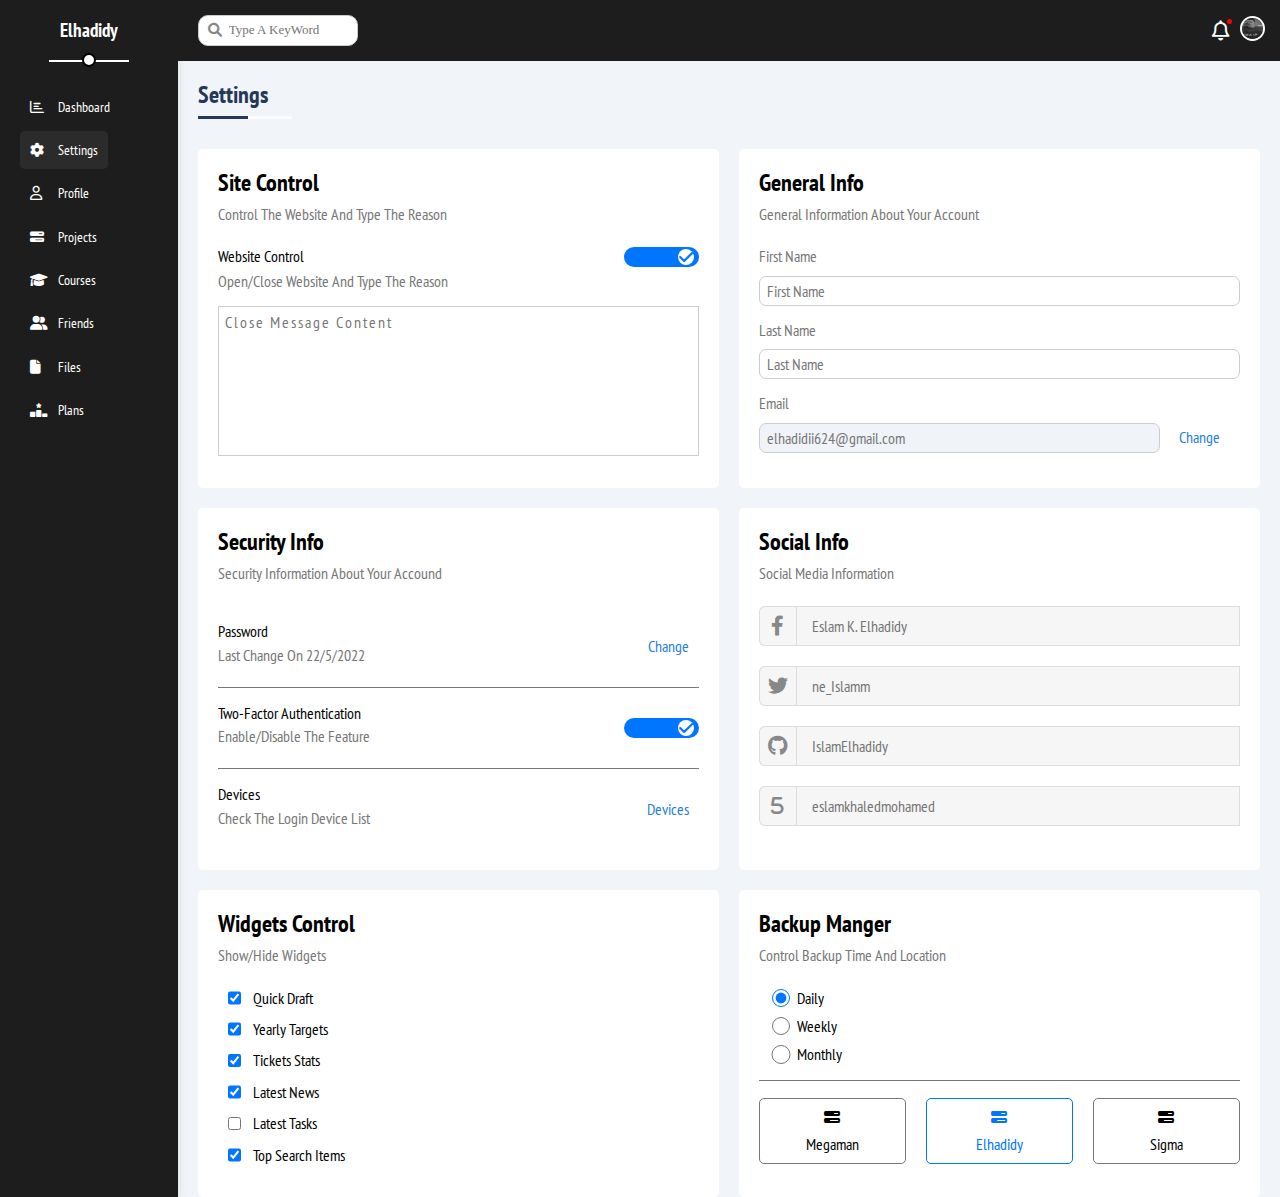
<file: Settings.html>
<!DOCTYPE html>
<html lang="en">
<head>
    <meta charset="UTF-8">
    <meta http-equiv="X-UA-Compatible" content="IE=edge">
    <meta name="viewport" content="width=device-width, initial-scale=1.0">
    <link rel="stylesheet" href="css/main.css">
    <link rel="stylesheet" href="css/all.min.css">
    <link rel="stylesheet" href="css/normalize.css">
    <link rel="stylesheet" href="css/framework.css">
    <link rel="preconnect" href="https://fonts.googleapis.com">
    <link rel="preconnect" href="https://fonts.gstatic.com" crossorigin>
    <link href="https://fonts.googleapis.com/css2?family=PT+Sans+Narrow:wght@400;700&display=swap" rel="stylesheet">
    <title>Template Settings</title>
</head>
<body>
    <div class="page d-flex">
        <div class="sidebar bg-off p-20 p-relative" >
            <h3 class="text-c p.relative mt-0">Elhadidy</h3>
            <ul>
                <li>
                    <a  class ="align-c fs-14 c-white rad-6 p-10" href="index.html">
                        <i class="fa-regular fa-chart-bar fa-fw"></i>
                        <span>Dashboard</span>
                    </a>
                </li>
                <li>
                    <a href="Settings.html" class=" active align-c fs-14 c-white rad-6 p-10">
                        <i class="fa-solid fa-gear fa-fw" ></i>
                        <span>Settings</span>
                    </a>
                </li>
                <li>
                    <a href="profile.html" class="align-c fs-14 c-white rad-6 p-10">
                        <i class="fa-regular fa-user fa-fw"></i>
                        <span>Profile</span>
                    </a>
                </li>
                <li>
                    <a href="projects.html" class="align-c fs-14 c-white rad-6 p-10">
                        <i class="fa-solid fa-bars-progress fa-fw"></i>
                        <span>Projects</span>
                    </a>
                </li>
                <li>
                    <a href="courses.html" class="align-c fs-14 c-white rad-6 p-10">
                        <i class="fa-solid fa-graduation-cap fa-fw"></i>
                        <span>Courses</span>
                    </a>
                </li>
                <li>
                    <a href="friends.html" class="align-c fs-14 c-white rad-6 p-10">
                        <i class="fa-solid fa-user-group fa-fw"></i>
                        <span>Friends</span>
                    </a>
                </li>
                <li>
                    <a href="files.html" class="align-c fs-14 c-white rad-6 p-10">
                        <i class="fa-solid fa-file fa-fw" ></i>
                        <span>Files</span>
                    </a>
                </li>
                <li>
                    <a href="plans.html" class="align-c fs-14 c-white rad-6 p-10">
                        <i class="fa-solid fa-ranking-star fa-fw"></i>
                        <span>Plans</span>
                    </a>
                </li>
            </ul>   
        </div>
        <div class="content w-full">
            <div class="head between-flex">
                <div class="search">
                    <input class="searchh" type="search" name="" id="" placeholder="Type A KeyWord ">
                </div>
                <div class="icons d-flex align-c">
                    <span>
                        <i class="fa-regular fa-bell fa-lg"></i>
                    </span>
                    <img src="images/team-member-1.jpg" alt="">
                </div>
            </div>
            <h1>Settings</h1>


            <!-- toogle -->
            <!-- <label>
                <input class="toggle-checkbox" type="checkbox" checked>
                <div class="toggle-switch"></div>
            </label> -->
            <!-- toogle -->


            <div class="settings-page">

                <div class="site-control">
                    <h2>Site Control</h2>
                    <p>Control The Website And Type The Reason</p>
                    <div class="content">
                        <div class="text">
                            <span>Website Control</span>
                            <p>Open/Close Website And Type The Reason</p>
                        </div>
                        <div class="toggle">
                            <label>
                                <input class="toggle-checkbox" type="checkbox" checked>
                                <div class="toggle-switch"></div>
                            </label>
                        </div>
                    </div>
                    <div class="text-area">
                        <textarea cols="30" rows="10" placeholder="Close Message Content"></textarea>
                    </div>
                </div>

                <div class="general-info">
                    <h2>General Info</h2>
                    <p>General Information About Your Account</p>
                    
                    <div class="content">
                        <label for="">First Name</label>
                        <input type="text" name="" id="" placeholder="First Name">
                    </div>

                    <div class="content">
                        <label for="">Last Name</label>
                        <input type="text" name="" id="" placeholder="Last Name">
                    </div>

                    <div class="content">
                        <label for="">Email</label>
                        <div class="flex">
                            <input type="email" name="" id="" placeholder="elhadidii624@gmail.com" disabled> 
                            <a href="">Change</a>
                        </div>
                    </div>
                </div>

                <div class="security-info">
                    <h2>Security Info</h2>
                    <p>Security Information About Your Accound</p>
                    <div class="row">
                        <div class="content">
                            <p>Password</p>
                            <span>Last Change On 22/5/2022</span>
                        </div>
                        <a href="">Change</a>
                    </div>

                    <div class="row">
                        <div class="content">
                            <p>Two-Factor Authentication</p>
                            <span>Enable/Disable The Feature</span>
                        </div>
                        <label>
                            <input class="toggle-checkbox" type="checkbox" checked>
                            <div class="toggle-switch"></div>
                        </label>
                    </div>

                    <div class="row">
                        <div class="content">
                            <p>Devices</p>
                            <span>Check The Login Device List</span>
                        </div>
                        <a href="">Devices</a>
                    </div>
                </div>

                <div class="social-info-settings">
                    <h2>Social Info</h2>
                    <p>Social Media Information</p>
                    <div class="social-media">
                        <i class="fa-brands fa-facebook-f fa-fw"></i>
                        <input type="text" name="" id="" placeholder="Eslam K. Elhadidy" disabled>
                    </div>
                    <div class="social-media">
                        <i class="fa-brands fa-twitter fa-fw"></i>
                        <input type="text" name="" id="" placeholder="ne_Islamm" disabled>
                    </div>
                    <div class="social-media">
                        <i class="fa-brands fa-github fa-fw"></i>
                        <input type="text" name="" id="" placeholder="IslamElhadidy" disabled>
                    </div>
                    <div class="social-media">
                        <i class="fa-solid fa-5 fa-fw"></i>
                        <input type="text" name="" id="" placeholder="eslamkhaledmohamed" disabled>
                    </div>
                </div>

                <div class="widgets-control-section">
                    <h2>Widgets Control</h2>
                    <p>Show/Hide Widgets</p>
                    <div class="control">
                        <input type="checkbox" id="one" checked>
                        <label for="one">Quick Draft</label>
                    </div>
                    <div class="control">
                        <input type="checkbox" id="two" checked>
                        <label for="two">Yearly Targets</label>
                    </div>
                    <div class="control">
                        <input type="checkbox" id="three" checked>
                        <label for="three">Tickets Stats</label>
                    </div>
                    <div class="control">
                        <input type="checkbox" id="four" checked>
                        <label for="four">Latest News</label>
                    </div>
                    <div class="control">
                        <input type="checkbox" id="four">
                        <label for="four">Latest Tasks</label>
                    </div>
                    <div class="control">
                        <input type="checkbox" id="five" checked>
                        <label for="five">Top Search Items</label>
                    </div>
                </div>

                <div class="backup-manger">
                    <h2>Backup Manger</h2>
                    <p>Control Backup Time And Location</p>
                    <div class="control">
                        <input type="radio" name="" id="First-radio" checked>
                        <label for="First-radio">Daily</label>
                    </div>
                    <div class="control">
                        <input type="radio" name="" id="Second-radio">
                        <label for="Second-radio">Weekly</label>
                    </div>
                    <div class="control">
                        <input type="radio" name="" id="Third-radio">
                        <label for="THird-radio">Monthly</label>
                    </div>

                    <div class="container">
                        <div class="box">
                            <i class="fa-solid fa-bars-progress"></i>
                            <span>Megaman</span>
                        </div>
                        <div class="box special-box">
                            <i class="fa-solid fa-bars-progress"></i>
                            <span>Elhadidy</span>
                        </div>
                        <div class="box">
                            <i class="fa-solid fa-bars-progress"></i>   
                            <span>Sigma</span>
                        </div>
                    </div>
                </div>

            </div>
        </div>  
    </div>




</body>
</html>
</file>
<file: css/main.css>
* {
    box-sizing: border-box;
}

body{
    font-family: 'PT Sans Narrow', sans-serif;
    margin: 0;
}
*:focus {
    outline: navajowhite;
}
a {
    text-decoration: none;
}
::-webkit-scrollbar {
    width: 15px;
    
}
::-webkit-scrollbar-track {
    background-color: white;
    
}
::-webkit-scrollbar-thumb {
    background-color: #1D1D1D;
    
}
::-webkit-scrollbar-thumb:hover {
    background-color: #1d1d1dc4;
    
}

ul {
    list-style: none;
    padding: 0;
}

.page {
    min-height: 100vh;
    background-color: #F1F5F9;
}



/* Start Sidebar */
.sidebar {
    box-shadow: 0 0 10px #DDD;
    width: 200px;
}
.sidebar > h3 {
    margin-bottom: 55px;
    position: relative;
    color: white;
}
.sidebar > h3::before{
    content: "";
    position: absolute;
    background-color: white;
    width: 80px;
    height: 2px;
    bottom: -20px;
    left: 50%;
    transform: translateX(-50%);

}
.sidebar > h3::after{
    content: "";
    position: absolute;
    background-color: white;
    width: 10px;
    height: 10px;
    border-radius: 50%;
    bottom: -25px;
    left: 50%;
    transform: translateX(-50%);
    border: 2px solid black;
}
.sidebar ul li  {
    margin-bottom: 25px;

}

.sidebar ul li a {
    transition: 0.3s;
}
.sidebar ul li a:hover {
    background-color: #a9a2a21c;
}
.sidebar ul li a.active {
    background-color: #a9a2a21c;
}
.sidebar ul li a i {
    padding-right: 25px;
}
.sidebar ul li a span {
    font-size: 14px;
}

@media (max-width:767px) {
    .page .sidebar {
        width: 65px;
        padding: 10px;
    }
    .sidebar > h3 {
        font-size: 13px;
        margin-bottom: 23px;
    }
    .sidebar > h3::before {
        display: none;
    }

    .sidebar > h3::after {
        display: none;
    }
    .sidebar ul li a span {
        display: none;
    }

}
/* End Sidebar */

.page .content {
    overflow: hidden;
}
.page .content .head {
    background-color: #1D1D1D;
    padding: 15px;
}

.page .content .head .search {
    position: relative;
}
.page .content .head .search::before {
    content: '\f002';
    font-family: "Font Awesome 6 Free";
    font-weight: 900;
    position: absolute;
    left: 15px;
    top: 50%;
    transform: translateY(-50%);
    font-size: 14px;
    color: #888;
}
.page .content .head .search .searchh {
    padding: 7px;
    border: 1px solid #ccc;
    border-radius: 10px;
    margin-left: 5px;
    padding-left: 30px;
    width: 160px;
    transition: width 0.3s;
    font-family: 'Lobster', cursive;
    font-size: 13px;

}
.page .content .head .search .searchh:focus {
    width: 200px;
}
.page .content .head .search .searchh:focus::placeholder {
    opacity: 0;

}

.page .content .head .icons {
    gap: 10px;

}
.page .content .head .icons span {
    color: white;

}
.page .content .head .icons span::before{
    content: '';
    position: absolute;
    background-color: red;
    width: 5px;
    height: 5px;
    border-radius: 50%;
    transform: translate(15px, -2px);
}
.page .content .head .icons img {
    width: 25px;
    height: 25px;
    border-radius: 50%;
    background-color: darkred;
    transform: translateY(-2px);
    border: 2px solid white;
}
.page h1 {
    position: relative;
    margin: 20px 20px 40px;
    font-size: 24px;
    color: #263859;
}

.page h1::before {
    content: '';
    position: absolute;
    width: 94px;
    height: 3px;
    background-color: white;
    bottom: -10px;
    
}
.page h1::after {
    content: '';
    position: absolute;
    width: 50px;
    height: 3px;
    background-color: #263859;
    bottom: -10px;
    left: 0;
}

.wrapper {
    display: grid;
    grid-template-columns: repeat(auto-fill,minmax(350px,1fr));
    margin-left: 20px;
    margin-right: 20px;
    gap: 20px;
}
    @media (max-width:767px) {
        .wrapper {
            grid-template-columns: minmax(200px ,1fr);
            gap: 10px;
            margin-right: 10px;
            margin-left: 10px;
        }
}


/* Welcome-section */
.wrapper .welcome {
    background-color: white;
    border-radius: 10px;
}

.welcome .logo {
    width: 64px;
    height: 64px;
    border-radius: 50%;
    border: 2px solid white ;
    /* padding: 2px ; */
    box-shadow: 0 0 5px #ddd;
    margin-left: 20px;
    margin-top: -32px;
    transition: 0.5s;
}

.welcome .logo:hover {
    transform: scale(1.1);
}

@media (max-width:767px) {

    .wrapper .welcome {
        display: block;
        text-align: center;
    }
}

.wrapper .welcome .intro {
    display: flex;
    justify-content: space-between;
    padding: 20px;
    /* background-color: #eee; */
    background-color: #1D1D1D;
    border-top-left-radius: 10px;
    border-top-right-radius: 10px;
}

.wrapper .welcome .intro .content h2 {
    margin-top: 0;
    font-size: 20px;
    color: white;
}
.wrapper .welcome .intro .content p {
    margin-top: -13px;
    /* color: #777; */
    color: white;
    animation: con-width 3s steps(28) 0s both infinite , blink 0.5s infinite; 
    overflow: hidden;
    white-space: nowrap;
    width: 90px;
    border-right: 1px solid red;
}
@keyframes con-width {
    from {  
        width: 0px;

    }

    to {
        width: 90px;
    }
}

@keyframes blink {
    from {  
        border-right-color: white;
        
    }

    to {
        border-right-color:transparent;

        
    }
}

.wrapper .welcome .intro img {
    width: 180px;
    margin-top: -21px;
    height: 130px;

}
@media (max-width:767px) {
    .wrapper .welcome .intro img {
        display: none;
    }
}
.wrapper .welcome .bodyy {
    display: flex;
    align-items: center;
    justify-content: center;
    padding: 20px;
    gap: 60px;
    position: relative;
    margin-top: 40px;
    margin-bottom: 40px;
    border-top: 1px solid #eee;
    border-bottom: 1px solid #eee;
    
}


.wrapper .welcome .bodyy div {
    display: flex;
    flex-direction: column;
    row-gap: 20px;
    align-items: center;
    font-weight: bold;
    margin-left: -10px
    
}
.wrapper .welcome .bodyy div span {
    display: block;
    color: #777;
    font-size: 14px;

}

@media (max-width:767px) {
    .wrapper .welcome .bodyy div span {
        display: block;
    }
}

.welcome .profile {
    background-color: #1D1D1D;
    color: white;
    margin: 0 15px 20px auto;
    display: block;
    width: fit-content;
    padding: 4px 10px ;
    border-radius: 5px;
    transition: 0.5s;
}

.welcome .profile:hover {
    background-color: #1d1d1da6;
}
/* Welcome-section */






/* QuickDraft-section */
.quick {
    background-color: white;
    border-radius: 10px;

}

.quick .content {
    padding: 20px;
}
.quick .content h2 {
    margin-top: 3px;
}
.quick .content p {
    color: #777;
    margin-top: -9px;
    margin-bottom: 26px;
    
}
.quick .content .label {
    display: flex;
    /* justify-content: center; */
    flex-direction: column;
    gap: 20px;
}
.quick .content .label .input1 {
    background-color: #1D1D1D;
    color: white;
    padding: 6px;
    border-radius: 8px;
}
.quick .content .label .input1::placeholder {
    color: white;
    font-weight: bold;
}
.quick .content .label .input1:focus::placeholder {
    opacity: 0;
}
.quick .content .label .input2 {
    
    /* width: 100%; */
    border-radius: 8px;
    background-color: #1D1D1D;
    padding: 6px;
    color: white;
    resize: none;

}
.quick .content .label .input2::placeholder {
    color: white;
    font-weight: bold;
    padding-top: 4px;
    padding-left: 4px;
}
.quick .content .label .input2:focus::placeholder {
    opacity: 0;
}

.quick .content .label .button {
    display: block;
    background-color: #1D1D1D;
    width: fit-content;
    padding: 4px 13px;
    color: white;
    border-radius: 6px;
    margin: 0 0px 15px auto;
    transition: 0.5s;
}


.quick .content .label .button:hover {
    background-color: #1d1d1da6;
}
/* QuickDraft-section */





/* target-section */
.target {
    background-color: white;
    border-radius: 10px;
    padding: 20px;
}
.target .content {
    margin-bottom: 10px;
}

.target .content p {
    color: #777;
    margin-top: -11px;
    margin-left: 3px;
}
.target .targets {
    display: flex;
    align-items: center;
    gap: 10px;
}
.target .targets i {
    
    padding-top: 30px;
    padding-bottom: 30px;
    padding-right: 40px;
    padding-left: 40px;
    margin-bottom: 19px;
    align-items: center;
    justify-content: center;
    display: flex;
    color: #1D1D1D;
    font-size: 20px;
    
}
.target .targets i{
    background-color:#CCE3FF;
}

.target .targets i.first-icon{
    color: #1476FF;
}
.target .targets i.second-icon{
    color: #F59E0B;
}
.target .targets i.last-icon{
    color: #22C55E;
}
.target .targets .content-2 {
    flex: 1;
    margin-bottom: -11px;
}
.target .targets .content-2 h3 {
    color: #777;
    margin-top: -43px;
}
.target .targets .content-2 > span {
    font-weight: bold;
    position: absolute;
    margin-top: -15px;
}
.target .targets .content-2 .progress{
    position: relative;
    background-color: #1476ff45;
    transform: translateY(10px);
    height: 4px;
}
.target .targets .content-2 .progress > span {
    background-color: #1476FF;
    position: absolute;
    left: 0;
    top: 0;
    height: 100%;
}
.target .targets .content-2 .progress > span span {
    background-color: #1476FF;
    position: absolute;
    bottom: 15px;
    right: -16px;
    color: white;
    padding: 2px 5px;
    border-radius: 5px;
    font-size: 13px;

}
.target .targets .content-2 .progress > span span::after {
    position: absolute;
    content: '';
    border-color: transparent;
    border-top-color: #1476FF;
    bottom: -10px;
    transform: translateX(-50%);
    left: 50%;
    border-width: 5px;
    border-style: solid;
}

.target .targets .content-2 .progress > .prog2 span::after {
    border-top-color: #F59E0B;
}

.target .targets .content-2 .progress > .prog3 span::after {
    border-top-color: #22C55E;
}

.target .targets .content-2 .prog-2 {
    background-color: #f59f0b3c;
}

.target .targets .content-2 .progress .prog2 {
    background-color: #F59E0B;
}
.target .targets .content-2 .progress .prog2 > span {
    background-color: #F59E0B;
}

.target .targets .content-2 .prog-3 {
    background-color: #22c55e3a;
}

.target .targets .content-2 .progress .prog3 {
    background-color: #22C55E;
}
.target .targets .content-2 .progress .prog3 > span {
    background-color: #22C55E;
}
/* target-section */





/* stats-section */
.stats {
    background-color: white;
    border-radius: 5px;
    padding: 20px;
}
.stats .content  {
    margin-bottom: 9px;
}

.stats .content p {
    color: #777;
    margin-top: -11px;
    margin-left: 3px;

}

.stats .container {
    display: grid;
    gap: 20px;
    grid-template-columns: repeat(auto-fill,minmax(150px,1fr));
}


.stats .container .rows {
    display: flex;
    flex-direction: column;
    box-shadow: 0 0 10px #ddd;
    padding: 20px;
    justify-content: center;
    align-items: center;
}

.stats .container .rows i{
    font-size: 25px;
    margin-bottom: 15px;
}

.stats .container .rows i.frist-icon-stats {
    color: orange;
}
.stats .container .rows i.second-icon-stats {
    color: rgb(87, 87, 205);
}
.stats .container .rows i.third-icon-stats {
    color: rgb(83, 183, 83);
}
.stats .container .rows i.fourth-icon-stats {
    color: rgb(207, 84, 84);
}

.stats .container .rows span  {
    font-size: 25px;
    font-weight: bold;
    margin-bottom: -6px;
}

.stats .container .rows h3  {
    color: #777;
    font-weight: 800;
}
/* stats-section */



/* news-section */
.news {
    background-color: white;
    padding: 20px;
    border-radius: 5px;
}

.news .colms {
    display: flex;
    align-items: center;
    justify-content: space-between;
    
}

@media (max-width:767px) {
    .news .colms {
        display: flex;
        justify-content: center;
        align-items: center;
        flex-direction: column;
        padding-bottom: 20px;
        padding-top: 20px;

    }
}
.news .colms:not(:last-child) {
    border-bottom: 1.5px solid #eee;
}
.news .colms img {
    width: 110px;
    height: 60px;
    border-radius: 8px;
}
@media (max-width:767px) {
    .news .colms img {
        width: calc(100% - 70px);
        height: 200px;

    }
}

.news .colms .content {
    margin-left: 22px;
    flex: 1;
}

@media (max-width:1003px) {
    .news .colms .content {
        margin-left: 10px;
        
    }
}

@media (max-width:1030px) {
    .news .colms .content {
        font-size: 13px;
        margin-bottom: 10px;
        
    }
}

.news .colms .content h3{
    margin-right: 10px;
}
.news .colms .content p{
    margin-top: -11px;
    color: #777;
    font-size: 11px;
}

@media (max-width:1003px) {
    .news .colms .content h3 {
        font-size: 13px;

    }
}

.news .colms span {
    background-color: #1D1D1D;
    padding: 3px 7px 3px 7px;
    border-radius: 6px;
    color: white;
}

@media (max-width:1030px) {
    .news .colms span {
        font-size: 13px;
    }
}

@media (max-width:767px) {
    .news .colms span {
        margin-top: -10px;
    }
}
/* news-section */




/* tasks-section */
    .tasks {
        background-color: white;
        padding: 20px;
        border-radius: 5px;
    }

    .tasks .colum{
        display: flex;
        justify-content: space-between;
        margin-top: -10px;
    }
    .tasks .colum .outofcontent {
        text-decoration: line-through;
    }
    .tasks .colum .outofcontent > h3 {
        color: #777777a8;
    }
    .tasks .colum .outofcontent > p {
        color: #7777775e;
    }
    .tasks .colum:not(:last-child) {
        border-bottom: 1.5px solid #eee;
    }
    .tasks .colum .content h3{
        font-size: 16px;
    }
    .tasks .colum .content p {
        color: #777;
        margin-top: -10px;
        font-weight: bold;
        font-size: 13px;
    
    }
    .tasks .colum .outofcontent > p {
        color: #7777776c;
    }

    .tasks .colum .icon {
        display: flex;
        justify-content: center;
        align-items: center;
        color:#1476FF;
    }
    .tasks .colum .icon i {
        display: flex;
        justify-content: center;
        align-items: center;
    }

    .tasks .colum .icon .less-opacity {
        opacity: 0.4;
    }
/* tasks-section */




/* .search-section */
    .searchh {
        background-color: white;
        border-radius: 5px;
        padding: 20px;
    }

    .searchh .content-1 {
        display: flex;
        justify-content: space-between;
        padding-left: 3px;
        margin-top: -5px;
        margin-bottom: 10px;
        color: #777;
        font-size: 16px;
    }

    .searchh .rows {
        display: flex;
        justify-content: space-between;
        align-items: center;
    }

    .searchh .rows p {
        font-weight: bold;
    }
    .searchh .rows span {
        background-color: #E5E5E5;
        padding: 5px 8px 5px 8px;
        border-radius: 5px;
        font-size: 13px;
    }
/* .search-section */




/* uploads section  */
    .uploads {
        background-color: white;
        padding: 20px;
        border-radius: 5px;
    }

    .uploads .rows {
        display: flex;
        align-items: center;
        justify-content: space-between;
        padding-bottom: 13px;
        margin-top: 10px;
        
        
        
    }
    .uploads .rows:not(:last-child) {
        border-bottom: 1px solid #eee;
    }

    .uploads .rows i {
        font-size: 36px;
    }

    .uploads .rows i.f-i {
        color: orange;
    }
    .uploads .rows i.s-i {
        color: rgb(87, 87, 205);
    }
    .uploads .rows i.t-i {
        color: rgb(207, 84, 84);
    }
    .uploads .rows i.fo-i {
        color: rgb(83, 183, 83);
    }
    .uploads .rows i.se-i {
        color: #b600ae;

    }
    .uploads .rows .content {
        display: flex;
        align-items: center;

    }
    .uploads .rows .content .text {
        display: flex;
        flex-direction: column;
        margin-left: 13px;
        margin-top: -6px;
    }

    .uploads .rows .content .text p {
        margin-top: 9px;
        font-size: 13px;
    }
    .uploads .rows .content .text span {
        
        margin-top: -12px;
        font-size: 13px;
        color: #777777a3;


    }

    .uploads .rows > span {
        background-color: #E5E5E5;
        padding: 5px 8px 5px 8px;
        border-radius: 5px;
        font-size: 13px;
    }
/* uploads section  */




/* last-project-section */
    .last-project {
        background-color: white;
        padding: 20px;
        border-radius: 5px;
    }
    .last-project ul {
        position: relative;
        
    }
    .last-project ul li {
        margin-top: 25px;
        display: flex;
        align-items: center;
        font-size: 15px;
        font-weight: bold;
    }
    .last-project ul::before {
        content: '';
        position: absolute;
        width: 2px;
        height: 100%;
        background-color: #1D1D1D;
        left: 11px;
    }
    .last-project ul li::before {
        content: '';
        width: 20px;
        height: 20px;
        border-radius: 50%;
        border: 2px solid white;
        background-color: white;
        outline: 2px solid #1D1D1D;
        margin-right: 20px;
        z-index: 1;

    }
    .last-project ul li.active::before {
        content: '';
        background-color: #1D1D1D;
        
    }
    .last-project ul li.loading::before {
        content: '';
        animation: change-color 0.7s infinite alternate;
    }

    @keyframes change-color {
        from {
            background-color: #1d1d1d;
        }
        to {
            background-color: white;
        }
    }
/* last-project-section */




/* reminders section */
    .reminders {
        background-color: white;
        padding: 20px;
        border-radius: 5px;
    }

    .reminders .colms {
        margin-left: 50px;
        position: relative;
        display: flex;
        align-items: center;
    }
    .reminders .colms .content {
        margin-bottom: 20px;

    }
    .reminders .colms .content::before {
        content: '';
        position: absolute;
        width: 2px;
        height: 45px;
        left: -26px;
    }
    .reminders .colms .content.f-c::before {
        background-color: #1476FF;
    }
    .reminders .colms .content.s-c::before {
        background-color: rgb(70, 212, 70);
    }
    .reminders .colms .content.t-c::before {
        background-color: orange;
    }
    .reminders .colms .content.fo-c::before{
        background-color: red;
    }

    .reminders .colms .content::after {
        content: '';
        position: absolute;
        border-radius: 50%;
        width: 13px;
        height: 13px;
        background: red;
        top: 39%;
        left: -51px;
        transform: translateY(-50%);
    }
    .reminders .colms .content.f-c::after {
        background-color: #1476FF;
    }
    .reminders .colms .content.s-c::after {
        background-color: rgb(70, 212, 70);
    }
    .reminders .colms .content.t-c::after {
        background-color: orange;
    }
    .reminders .colms .content.fo-c::before {
        background-color: red;
    }
    .reminders .colms .content p {
        margin-top: 5px;
        font-weight: bold;
    }
    .reminders .colms .content span {
        margin-top: -13px;
        position: absolute;
        color: #777777a3;
        font-size: 13px;
        font-weight: bold;
    }
/* reminders section */




/* post section */
    .post {
        background-color: white;
        padding: 20px;
        border-radius: 5px;
    }

    .post .colum1 {
        display: flex;
        align-items: center;
        border-bottom: 1.5px solid #eee;
        padding-bottom: 16px;
    }

    .post .colum1 img{
        width: 40px;
        height: 40px;
        border-radius: 50%;
    }

    .post .colum1 .content {
        margin-left: 18px;
        margin-top: -12px;

    }
    .post .colum1 .content h3 {
        margin-top: 5px;
        font-size: 15px;
    }
    .post .colum1 .content span {
        margin-top: -14px;
        position: absolute;
        color: #777777a3;
    }
    .post .colum2  {
        flex-grow: 1;
        border-bottom: 1.5px solid #eee;
        padding-bottom: 2px;
    }
    .post .colum2 p {
        font-size: 16px;
        color: #777;
        letter-spacing: 0px;
        line-height: 2;
        
    
    }
    .post .colum3 .icons {
        display: flex;
        justify-content: space-between;
    }

    .post .colum3 .icons {
        padding-top: 14px;
    
    }
    .post .colum3 .icons .row1  {
        font-weight: bold;
        color: #777;
    }
/* post section */



/* social section */
    .social {
        padding: 20PX;
        background-color: white;
        border-radius: 5px;
    }

    .social .box {  
        display: flex;
        align-items: center;
        justify-content: space-between;
        background-color: red;
        margin-bottom: 15px;

    }
    .social .facebook {
        background-color: #1876f266;
    }
    .social .facebook .icon i {
        background-color: #1877f2;
        
    } 
    .social .twitter {
        background-color: #1da0f270;
    }
    .social .twitter .icon i {
        background-color: #1da1f2;
        
    }  
    .social .youtube {
        background-color: #f561405b;
    }
    .social .youtube .icon i {
        background-color: #f56040;
        
    }  
    .social .github {
        background-color: rgba(51, 51, 51, 0.333);
    }
    .social .github .icon i {
        background-color: #333;
        
    } 

    .social .box .icon {
        display: flex;
        align-items: center;
    }

    .social .box .icon i {
        display: flex;
        justify-content: center;
        height: 100%;
        color: white;
        padding: 10px 25px;
        transition: 0.5s;
    }
    .social .box .icon i:hover {
        transform: scale(1.1) rotate(360deg);
        
    }
    .social .box .icon p {
        margin-left: 20px;
        justify-content: center;
        align-items: center;
        display: flex;
        font-weight: bold;  
        color: black;
    }
    .social .box a {
        padding: 5px 10px 5px 10px;
        border-radius: 5px;
        font-size: 15px;
        margin-right: 10px;
        color: white;
        transition: 0.5s;
    }
    .social .box a:hover {
        font-weight: bold;
        transform: scale(1.1);
    }

    .social .facebook a {
        background-color: #1877f2;
    }
    .social .twitter a {
        background-color: #1da1f2;
    }
    .social .youtube a {
        background-color: #f56040;
    }
    .social .github a {
        background-color: #333;
    }
/* social section */





/* table last section in page out of widgets */
    .projects {
        padding: 20px;
        background-color: white;
        border-radius: 5px;
        margin: 20px;
    }
    .projects .table-respo{
        overflow-x: auto;
    }

    .projects .table-respo table {
        min-width: 1000px;
        border-spacing: 0;
    }

    .projects thead td {
        background-color: #eee;
        font-weight: bold;
        
    }
    .projects table td {
        padding: 15px;
    }

    .projects tbody td {
        border-bottom: 1px solid #eee;
        border-left: 1px solid #eee;
    }
    .projects tbody td:last-child {
        border-right: 1px solid #eee;
    }
    .projects tbody td {
        transition: 0.5s;
    }
    .projects tbody tr:hover td {
        background-color: rgba(238, 238, 238, 0.386);
    }


    .table-respo table tbody tr td img {
        width: 30px;
        height: 30px;
        border-radius: 50%;
        background-color: white;
        padding: 2px;
        transition: 0.5s;
        
    }
    .table-respo table tbody tr td img:hover {
        transform: scale(1.1);
    }
    .table-respo table tbody tr td img:not(:first-child) {
        margin-left: -20px;
    }

    .table-respo table tbody td .label {
        background-color: rgb(155, 137, 137);
        padding: 2px 10px 2px 10px;
        color: white;
        border-radius: 5px;
    }
/* table last section in page out of widgets */

/* toggle checked */

.toggle-checkbox {
    appearance: none;
    display: none;
}

.toggle-switch {
    background-color: #ccc;
    width: 75px;
    height: 20px;
    border-radius: 15px;
    position: relative;
    transition: 0.4s;
    cursor: pointer;
}

.toggle-switch::before {
    content: '\f00d';
    font-family: 'Font Awesome 6 Free';
    font-weight: 900;
    top: 2px;
    position: absolute;
    background-color: white;
    color: red;
    border-radius: 50%;
    left: 4px;
    width: 16px;
    height: 16px;
    display: flex;
    justify-content: center;
    align-items: center;
    transition: 0.4s;

}
.toggle-checkbox:checked + .toggle-switch {
    background-color: #0075FF;
}
.toggle-checkbox:checked + .toggle-switch::before {
    left: 54px;
    color: #0075FF;
    content: '\f00c';
    font-weight: bold;

    
    
}
/* toggle checked */


/* general grid for all page */
.settings-page {
    display: grid;
    grid-template-columns: repeat(auto-fill,minmax(350px,1fr));
    margin-left: 20px;
    margin-right: 20px;
    gap: 20px;
}
    @media (max-width:767px) {
        .settings-page {
            grid-template-columns: minmax(200px ,1fr);
            gap: 10px;
            margin-right: 10px;
            margin-left: 10px;
        }
}
/* general grid for all page */


/* site-control-section */
.site-control {
    background-color: white;
    padding: 20px;
    border-radius: 5px;
}

.site-control > h2 {
    margin-top: 0;

}
.site-control > p {
    margin-top: -11px;
    color: #777;
    margin-bottom: 24px;
}

.site-control .content {
    display: flex;
    justify-content: space-between;
}

.site-control .content .text p {
    color: #777;
    margin-top: 6px;
}

.site-control .text-area textarea {
    resize: none;
    width: 100%;
    height: 150px;
    border: 1px solid #ccc;
    
}
.site-control .text-area textarea:focus::placeholder {
    color: transparent;
}

.site-control .text-area textarea::placeholder {
    padding: 4px;
    color: #777;
    letter-spacing: 2px;
    transition: 0.1s;
    
}
/* site-control-section */


/* General-Info-section */
.general-info {
    padding: 20px;
    background-color: white;
    border-radius: 5px;
    
}

.general-info > h2 {
    margin-top: 0;
    
}

.general-info > p {
    margin-top: -11px;
    color: #777;
    margin-bottom: 24px;
}

.general-info .content {
    display: flex;
    flex-direction: column;
    margin-bottom: 15px;
}
.general-info .content .flex {
    display: flex;
    justify-content: space-between;
}
.general-info .content .flex input {
    /* width: 400px; */
    width: calc(100% - 80px);
    background-color: #F0F4F8;
    height: 30px;
}
.general-info .content label {
    margin-bottom: 10px;
    color: #777;
}
.general-info .content input {
    border-radius: 7px;
    border: 1.3px solid #ccc;
    height: 30px;
}
.general-info .content input::placeholder {
    padding-left: 5px;
    color: #777;
}

.general-info .content input:focus::placeholder {
    color: transparent;
}

.general-info .content .flex a {
    padding: 5px 10px 5px 10px;
    border-radius: 5px;
    font-size: 16px;
    margin-right: 10px;
    color: rgb(40, 126, 223);
    transition: 0.5s;
}
/* General-Info-section */


/* Security-Info-section */
.security-info {
    background-color: white;
    padding: 20px;
    border-radius: 5px;
}

.security-info > h2 {
    margin-top: 0;
}
.security-info > p {
    margin-top: -11px;
    color: #777;
    margin-bottom: 24px;
}

.security-info .row {
    display: flex;
    justify-content: space-between;
    
    
}
.security-info .row:not(:last-child) {
    border-bottom: 1px solid #777;
}
.security-info .row .content {

    margin-bottom: 30px;
}

.security-info .row .content span {
    color: #777;
    position: absolute;
    margin-top: -11px;
}
.security-info .row a {
    display: flex;
    justify-content: center;
    align-items: center;
    border-radius: 5px;
    font-size: 16px;
    margin-right: 10px;
    color: rgb(40, 126, 223);

}

.security-info .row label {
    display: flex;
    justify-content: center;
    align-items: center
}
/* Security-Info-section */


/* social-info-settings-section */
.social-info-settings {
    background-color: white;
    border-radius: 5px;
    padding: 20px;
}
.social-info-settings .social-media {
    margin-bottom: 20px;
    display: flex;
}
.social-info-settings .social-media i {
    display: flex;
    justify-content: center;
    align-items: center;
    font-size: 20px;
    border: 1px solid #ddd;
    background-color: #f6f6f6;
    height: 40px;
    width: 40px;
    border-right: none;
    border-radius: 6px 0 0 6px;
    color: #888888;
}
.social-info-settings > h2 {
    margin-top: 0;
}
.social-info-settings > p {
    margin-top: -11px;
    color: #777;
    margin-bottom: 24px;
}
.social-info-settings .social-media input {
    width: 100%;
    height: 40px;
    border: 1px solid #ddd;
    background-color: #f6f6f6;
    padding-left: 15px;
}
/* social-info-settings-section */


/* widgets-control-section */
.widgets-control-section {
    background-color: white;
    border-radius: 5px;
    padding: 20px;
}

.widgets-control-section > h2 {
    margin-top: 0;
}

.widgets-control-section > p {
    margin-top: -11px;
    color: #777;
    margin-bottom: 24px;
}

.widgets-control-section .control {
    display: flex;
    gap: 12px;
    margin-left: 10px;
    margin-bottom: 13px;
}

.widgets-control-section .control label {
    cursor: pointer;
}

/* widgets-control-section */


/* backup-manger-section */
.backup-manger {
    background-color: white;
    padding: 20px;
    border-radius: 5px;
}
.backup-manger > h2 {
    margin-top: 0;
}
.backup-manger > p {
    margin-top: -11px;
    color: #777;
    margin-bottom: 24px;
}
.backup-manger .control {
    display: flex;
    gap: 0px;
    margin-left: 6px;
    margin-bottom: 10px;

}

.backup-manger .control input {
    width: 32px;
}
.backup-manger .control label {
    cursor: pointer;
}


.backup-manger .container {
    display: flex;
    justify-content: space-around;
    align-items: center;
    margin-top: 16px;
    gap: 20px;
    border-top: 1px solid #777;
    padding-top: 17px;
}
@media (max-width:767px) {
    .backup-manger .container {
        flex-wrap: wrap;
    }
}
.backup-manger .container .box {
    display: flex;
    flex-direction: column;
    align-items: center;
    row-gap: 10px;
    padding: 10px 10px;
    width: 100%;
    border: 1.5px solid #777;
    border-radius: 5px;
    
}
.backup-manger .container .special-box {
    border-color: #0075FF;
}
.backup-manger .container .special-box i {
    color: #0075FF;
}
.backup-manger .container .special-box span {
    color: #0075FF;
}
/* backup-manger-section */



/* profile-page */

.profile-page {
    margin: 20px;
}

.top-section {
    background-color: white;
    position: relative;
    padding: 20px;
    border-radius: 5px;
    display: flex;
    align-items: center;

}
@media (max-width:767px) {
    .top-section  {
        flex-direction: column;
    }
}


.avatar-section {
    display: flex;
    flex-direction: column;
    align-items: center;
    justify-content: center;
    margin-left: 30px;
    margin-top: 10px;
    border-right: 1px solid #eee;
    padding-right: 55px;
    width: 200px;
    
}

@media (max-width:767px) {
    .avatar-section {
        border-right: none;
        padding-right: none;
    }
}
.top-section .avatar-section img {
    width: 100px;
    height: 100px;
    border-radius: 50%;
}
.top-section .avatar-section > h3 {
    margin-top: 10px;
}

@media (max-width:1030px) {
    .top-section .avatar-section > h3 {
        font-size: 18px;
    }
}

.top-section .avatar-section .job {
    margin-top: -11px;
    color: #777;

}
.top-section .avatar-section .progress {
    height: 5px;
    width: 100%;
    background-color: #eee;
    position: relative;
    margin-bottom: 15px;
    overflow: hidden;
    border-radius: 6px;
}
.top-section .avatar-section .progress span {
    background-color: #0075FF;
    width: 70%;
    position: absolute;
    left: 0;
    height: 5px;
    border-radius: 6px;

}
.top-section .avatar-section .rating i  {
    font-size: 15px;
    color: orange;
}
.avatar-section .number-of-rating {
    color: #777;
}



.info-section .box {
    padding: 20px;
    display: flex;
    align-items: center;
    flex-wrap: wrap;
    border-bottom: 1px solid #777;
    
}

.info-section .box h4 {
    color: gray;
    font-size: 15px;
    margin: 0;
    width: 100%;
}
.info-section .box .content {
    min-width: 200px;
    padding: 10px 0 0;
    margin-right: 40px;
}
.info-section .box .content .qust {
    color: gray;
    /* font-size: 13px; */
}


.under-section {
    display: flex;
    gap: 20px;
    margin-top: 20px;
}
@media (max-width:767px) {
    .under-section {
        flex-direction: column;
    }
}

.under-section .skills-section {
    background-color: white;
    padding: 20px;
    border-radius: 5px;
    
}

.under-section .skills-section > h2 {
    margin: 0;
}
.under-section .skills-section > p {
    margin-top: 4px;
    color: #777;
}




.skills-section .row li {
    margin-bottom: 15px;
    border-bottom: 1px solid #EEEEEE;
    padding-bottom: 15px;
    display: flex;
    gap: 22px;
}
@media(max-width:768px) {
    .skills-section .row {
        align-items: center;
        display: flex;
        justify-content: center;
        flex-direction: column;
    }
}
.skills-section .row li span {
    background-color: #EEEEEE;
    padding: 2px 20px;
    border-radius: 8px;
    display: flex;
    align-items: center;
    justify-content: center;
    font-size: 13px;
}



.activities-section {
    background-color: white;
    padding: 20px;
    border-radius: 5px;
    width: 100%;
}
.activities-section >h2 {
    margin: 0;
}
.activities-section > p {
    margin-top: 4px;
    color: #777
}
.activities-section .row {
    display: flex;
    justify-content: space-between;
    align-items: center;
    border-bottom: 1px solid #eeee;
    margin-bottom: 10px;
    padding-bottom: 10px;
}

@media (max-width:814px) {
    .activities-section .row {
        flex-direction: column;
        margin-bottom: 12px;
        padding-bottom: 12px;
    }
}
.activities-section .row .icon-content {
    display: flex;
    justify-content: center;
    align-items: center;
}
@media (max-width:814px) {
    .activities-section .row .icon-content {
        flex-direction: column;
    }
}

.activities-section .row .icon-content .icon i {
    font-size: 41px;
    color: #0075FF;
}
.activities-section .row .icon-content .content {
    margin-left: 15px;
}
.activities-section .row .icon-content .content h3 {
    margin-bottom: -10px;
    font-weight: 600;
    font-size: 16px;
}
@media (max-width:814px) {
    .activities-section .row .icon-content .content h3 {
        display: flex;
        justify-content: center;
        align-items: center;
        margin-right: 14px;

    }
}
.activities-section .row .icon-content .content p {
    color: #777;
    margin-top: 12px;
    font-size: 13px;

}

.activities-section .row .span {
    display: flex;
    align-items: center;
    justify-content: center;
    flex-direction: column;
    margin-top: -27px;
}
.activities-section .row .span h4 {
    font-size: 13px;
    margin-bottom: -26px;
    font-weight: 600;

}
.activities-section .row .span span {
    color: #777;
    margin-top: 29px;
    font-size: 13px;


}
/* profile-page */


/* Projects-page */
.projects-page {
    display: grid;
    grid-template-columns: repeat(auto-fill,minmax(350px,1fr));
    margin-right: 20px;
    margin-left: 20px;
    gap: 20px;
}

@media (max-width:767px) {
    .projects-page {
        grid-template-columns: minmax(250px,1fr);
        margin-right: 10px;
        margin-left: 10px;
        gap: 10px;
    }
}


.elhadidy-dashboard {
    border-radius: 5px;
    padding: 20px;
    background-color: white;
    position: relative;
}
.elhadidy-dashboard  > span {
    color: #777;
    position: absolute;
    top: 0;
    right: 0;
    margin-right: 10px;
    margin-top: 10px;
    position: absolute;
}
.elhadidy-dashboard > h2 {
    margin-top: 0;
}
.elhadidy-dashboard > p{
    color: #777;
    margin-top: -14px;
    
}
@media (max-width:767px) {
    .elhadidy-dashboard  > p {
        font-size: 14px;
    }
}
.elhadidy-dashboard .icons {
    border-bottom: 1px solid #EEEE;
    padding-bottom: 10px;
}
.elhadidy-dashboard .icons img {
    width: 40px;
    height: 40px;
    border-radius: 50%;
    background-color: white;
    padding: 4px;
    transition: 0.3s;
}
.elhadidy-dashboard .icons img:hover {
    transform: scale(1.1);
}
.elhadidy-dashboard .icons img:not(:first-of-type) {
    margin-left: -20px;
}

.elhadidy-dashboard .skills {
    display: flex;
    justify-content: flex-end;
    gap: 6px;
    margin-top: 20px;
    border-bottom: 1px solid #eeee;
    padding-bottom: 20px;
}
.elhadidy-dashboard .skills span {
    background-color: #eee;
    padding: 3px 15px;
    border-radius: 5px;
    font-size: 13px;

}

@media (max-width:767px) {
.elhadidy-dashboard .skills span {
    display: flex;
    justify-content: center;
    align-items: center;
    padding: 3px 13px;
    font-size: 10px;
}
}
.elhadidy-dashboard .progress-prize {
    display: flex;
    justify-content: space-between;
    margin-top: 30px;
    align-items: center;

}
.elhadidy-dashboard .progress-prize .progress {
    height: 7px;
    background-color: #eee;
    border-radius: 12px;
    position: relative;
    width: calc(100% - 150px);
    

}
.elhadidy-dashboard .progress-prize .progress span {
    position: absolute;
    left: 0;
    top: 0;
    background-color: red;
    height: 7px;
    border-radius: 12px;
}
.elhadidy-dashboard .progress-prize .prize span {
    color: #777;
}



/* Academy-Portal */

.Academy-Portal {
    border-radius: 5px;
    padding: 20px;
    background-color: white;
    position: relative;
}
.Academy-Portal  > span {
    color: #777;
    position: absolute;
    top: 0;
    right: 0;
    margin-right: 10px;
    margin-top: 10px;
    position: absolute;
}
.Academy-Portal > h2 {
    margin-top: 0;
}
.Academy-Portal > p{
    color: #777;
    margin-top: -14px;
    
}
@media (max-width:767px) {
    .Academy-Portal  > p {
        font-size: 14px;
    }
}
.Academy-Portal .icons {
    border-bottom: 1px solid #EEEE;
    padding-bottom: 10px;
}
.Academy-Portal .icons img {
    width: 40px;
    height: 40px;
    border-radius: 50%;
    background-color: white;
    padding: 4px;
    transition: 0.5s;
}
.Academy-Portal .icons img:hover {
    transform: scale(1.1);
}
.Academy-Portal .icons img:not(:first-of-type) {
    margin-left: -20px;
}

.Academy-Portal .skills {
    display: flex;
    justify-content: flex-end;
    gap: 6px;
    margin-top: 20px;
    border-bottom: 1px solid #eeee;
    padding-bottom: 20px;
}
.Academy-Portal .skills span {
    background-color: #eee;
    padding: 3px 15px;
    border-radius: 5px;
    font-size: 13px;

}

@media (max-width:767px) {
.Academy-Portal .skills span {
    display: flex;
    justify-content: center;
    align-items: center;
    padding: 3px 13px;
    font-size: 10px;
}
}
.Academy-Portal .progress-prize {
    display: flex;
    justify-content: space-between;
    margin-top: 30px;
    align-items: center;

}
.Academy-Portal .progress-prize .progress {
    height: 7px;
    background-color: #eee;
    border-radius: 12px;
    position: relative;
    width: calc(100% - 150px);
    

}
.Academy-Portal .progress-prize .progress span {
    position: absolute;
    left: 0;
    top: 0;
    background-color: rgb(26, 92, 22);
    height: 7px;
    border-radius: 12px;
}
.Academy-Portal .progress-prize .prize span {
    color: #777;
}
/* Academy-Portal */



/* Chatting Application */
.Chatting-Application {
    border-radius: 5px;
    padding: 20px;
    background-color: white;
    position: relative;
}
.Chatting-Application > span {
    color: #777;
    position: absolute;
    top: 0;
    right: 0;
    margin-right: 10px;
    margin-top: 10px;
}
.Chatting-Application > h2 {
    margin-top: 0;
}
.Chatting-Application > p{
    color: #777;
    margin-top: -14px;
    
}
@media (max-width:767px) {
    .Chatting-Application  > p {
        font-size: 14px;
    }
}
.Chatting-Application .icons {
    border-bottom: 1px solid #EEEE;
    padding-bottom: 10px;
}
.Chatting-Application .icons img {
    width: 40px;
    height: 40px;
    border-radius: 50%;
    background-color: white;
    padding: 4px;
    transition: 0.5s;
}
.Chatting-Application .icons img:hover {
    transform: scale(1.1);
}

.Chatting-Application .icons img:not(:first-of-type) {
    margin-left: -20px;
}

.Chatting-Application .skills {
    display: flex;
    justify-content: flex-end;
    gap: 6px;
    margin-top: 20px;
    border-bottom: 1px solid #eeee;
    padding-bottom: 20px;
}
.Chatting-Application .skills span {
    background-color: #eee;
    padding: 3px 15px;
    border-radius: 5px;
    font-size: 13px;

}

@media (max-width:767px) {
.Chatting-Application .skills span {
    display: flex;
    justify-content: center;
    align-items: center;
    padding: 3px 13px;
    font-size: 10px;
}
}
.Chatting-Application .progress-prize {
    display: flex;
    justify-content: space-between;
    margin-top: 30px;
    align-items: center;

}
.Chatting-Application .progress-prize .progress {
    height: 7px;
    background-color: #eee;
    border-radius: 12px;
    position: relative;
    width: calc(100% - 150px);
    

}
.Chatting-Application .progress-prize .progress span {
    position: absolute;
    left: 0;
    top: 0;
    background-color: #0075FF;
    height: 7px;
    border-radius: 12px;
}
.Chatting-Application .progress-prize .prize span {
    color: #777;
}
/* Chatting Application */


/* Eslam-Dashboard */
.Eslam-Dashboard {
    border-radius: 5px;
    padding: 20px;
    background-color: white;
    position: relative;
}
.Eslam-Dashboard > span {
    color: #777;
    position: absolute;
    top: 0;
    right: 0;
    margin-right: 10px;
    margin-top: 10px;
}

.Eslam-Dashboard > h2 {
    margin-top: 0;
}
.Eslam-Dashboard > p{
    color: #777;
    margin-top: -14px;
    
}
@media (max-width:767px) {
    .Eslam-Dashboard  > p {
        font-size: 14px;
    }
}
.Eslam-Dashboard .icons {
    border-bottom: 1px solid #EEEE;
    padding-bottom: 10px;
}
.Eslam-Dashboard .icons img {
    width: 40px;
    height: 40px;
    border-radius: 50%;
    background-color: white;
    padding: 4px;
    transition: 0.5s;
}
.Eslam-Dashboard .icons img:hover {
    transform: scale(1.1);
}
.Eslam-Dashboard .icons img:not(:first-of-type) {
    margin-left: -20px;
}

.Eslam-Dashboard .skills {
    display: flex;
    justify-content: flex-end;
    gap: 6px;
    margin-top: 20px;
    border-bottom: 1px solid #eeee;
    padding-bottom: 20px;
}
.Eslam-Dashboard .skills span {
    background-color: #eee;
    padding: 3px 15px;
    border-radius: 5px;
    font-size: 13px;

}

@media (max-width:767px) {
.Eslam-Dashboard .skills span {
    display: flex;
    justify-content: center;
    align-items: center;
    padding: 3px 13px;
    font-size: 10px;
}
}
.Eslam-Dashboard .progress-prize {
    display: flex;
    justify-content: space-between;
    margin-top: 30px;
    align-items: center;

}
.Eslam-Dashboard .progress-prize .progress {
    height: 7px;
    background-color: #eee;
    border-radius: 12px;
    position: relative;
    width: calc(100% - 150px);
    

}
.Eslam-Dashboard .progress-prize .progress span {
    position: absolute;
    left: 0;
    top: 0;
    background-color: rgb(26, 92, 22);
    height: 7px;
    border-radius: 12px;
}
.Eslam-Dashboard .progress-prize .prize span {
    color: #777;
}
/* Eslam-Dashboard */

/* Eslam-Portal */
.Eslam-Portal {
    border-radius: 5px;
    padding: 20px;
    background-color: white;
    position: relative;
}
.Eslam-Portal > span {
    color: #777;
    position: absolute;
    top: 0;
    right: 0;
    margin-right: 10px;
    margin-top: 10px;
}
.Eslam-Portal > h2 {
    margin-top: 0;
}
.Eslam-Portal > p{
    color: #777;
    margin-top: -14px;
    
}
@media (max-width:767px) {
    .Eslam-Portal  > p {
        font-size: 14px;
    }
}
.Eslam-Portal .icons {
    border-bottom: 1px solid #EEEE;
    padding-bottom: 10px;
}
.Eslam-Portal .icons img {
    width: 40px;
    height: 40px;
    border-radius: 50%;
    background-color: white;
    padding: 4px;
    transition: 0.5s;
}
.Eslam-Portal .icons img:hover {
    transform: scale(1.1);
}
.Eslam-Portal .icons img:not(:first-of-type) {
    margin-left: -20px;
}

.Eslam-Portal .skills {
    display: flex;
    justify-content: flex-end;
    gap: 6px;
    margin-top: 20px;
    border-bottom: 1px solid #eeee;
    padding-bottom: 20px;
}
.Eslam-Portal .skills span {
    background-color: #eee;
    padding: 3px 15px;
    border-radius: 5px;
    font-size: 13px;

}

@media (max-width:767px) {
.Eslam-Portal .skills span {
    display: flex;
    justify-content: center;
    align-items: center;
    padding: 3px 13px;
    font-size: 10px;
}
}
.Eslam-Portal .progress-prize {
    display: flex;
    justify-content: space-between;
    margin-top: 30px;
    align-items: center;

}
.Eslam-Portal .progress-prize .progress {
    height: 7px;
    background-color: #eee;
    border-radius: 12px;
    position: relative;
    width: calc(100% - 150px);
    

}
.Eslam-Portal .progress-prize .progress span {
    position: absolute;
    left: 0;
    top: 0;
    background-color: rgb(26, 92, 22);
    height: 7px;
    border-radius: 12px;
}
.Eslam-Portal .progress-prize .prize span {
    color: #777;
}
/* Eslam-Portal */

/* Elhadidy-Application */
.Elhadidy-Application {
    border-radius: 5px;
    padding: 20px;
    background-color: white;
    position: relative;
}
.Elhadidy-Application > span {
    color: #777;
    position: absolute;
    top: 0;
    right: 0;
    margin-right: 10px;
    margin-top: 10px;

}
.Elhadidy-Application > h2 {
    margin-top: 0;
}
.Elhadidy-Application > p{
    color: #777;
    margin-top: -14px;
    
}
@media (max-width:767px) {
    .Elhadidy-Application  > p {
        font-size: 14px;
    }
}
.Elhadidy-Application .icons {
    border-bottom: 1px solid #EEEE;
    padding-bottom: 10px;
}
.Elhadidy-Application .icons img {
    width: 40px;
    height: 40px;
    border-radius: 50%;
    background-color: white;
    padding: 4px;
    transition: 0.5s;
}
.Elhadidy-Application .icons img:hover {
    transform: scale(1.1);
}
.Elhadidy-Application .icons img:not(:first-of-type) {
    margin-left: -20px;
}

.Elhadidy-Application .skills {
    display: flex;
    justify-content: flex-end;
    gap: 6px;
    margin-top: 20px;
    border-bottom: 1px solid #eeee;
    padding-bottom: 20px;
}
.Elhadidy-Application .skills span {
    background-color: #eee;
    padding: 3px 15px;
    border-radius: 5px;
    font-size: 13px;

}

@media (max-width:767px) {
.Elhadidy-Application .skills span {
    display: flex;
    justify-content: center;
    align-items: center;
    padding: 3px 13px;
    font-size: 10px;
}
}
.Elhadidy-Application .progress-prize {
    display: flex;
    justify-content: space-between;
    margin-top: 30px;
    align-items: center;

}
.Elhadidy-Application .progress-prize .progress {
    height: 7px;
    background-color: #eee;
    border-radius: 12px;
    position: relative;
    width: calc(100% - 150px);
    

}
.Elhadidy-Application .progress-prize .progress span {
    position: absolute;
    left: 0;
    top: 0;
    background-color: red;
    height: 7px;
    border-radius: 12px;
}
.Elhadidy-Application .progress-prize .prize span {
    color: #777;
}
/* Elhadidy-Application */
/* Projects-page */



/* Courses-page */

.course-page {
    display: grid;
    grid-template-columns: repeat(auto-fill,minmax(300px,1fr));
    gap: 20px;
    margin-left: 20px;
    margin-right: 20px;
}

@media (max-width:767px) {
    .course-page {
        grid-template-columns: minmax(250px,1fr);
        margin-right: 10px;
        margin-left: 10px;
        gap: 10px;
    }
}

/* Courses-page */

/* mastering-web-design */

.mastering-web-design .back-ground {
    background-color: white;
    border-bottom-right-radius: 5px;
    border-bottom-left-radius: 5px;
    margin-top: -3px;

}

.mastering-web-design .back-ground .content h2 {
    font-size: 15px;
    margin-left: 19px;
}
.mastering-web-design .back-ground .content p {
    font-size: 16px;
    margin-bottom: 28px;
    margin-left: 19px;
    color: #777;

}
.mastering-web-design .back-ground .info {
    position: relative;
    width: 100%;
}
.mastering-web-design .back-ground .info span {

    position: absolute;
    top: -9px;
    left: 50%;
    transform: translateX(-50%);
    font-size: 13px;
    background-color: #0075FF;
    padding: 2px 10px;
    border-radius: 6px;
    color: white;

    

}

.mastering-web-design .back-ground .number {
    display: flex;
    justify-content: space-between;
    margin-right: 10px;
    margin-left: 10px;
    padding-bottom: 20px;
    padding-top: 20px;
    border-top: 1px solid #777;

    

}

.mastering-web-design .back-ground .number .First::before {
    font-family: "Font Awesome 6 Free";
    font-weight: 800;
    content: '\f007';
    color: #777;
    margin-right: 5px;

}
.mastering-web-design .back-ground .number .Second::before {
    font-family: "Font Awesome 6 Free";
    font-weight: 800;
    content: '\24';
    color: #777;
    margin-right: 5px;
}


.mastering-web-design .top {

    position: relative;

}
.mastering-web-design .top .cover {
    width: 100%;
    border-top-right-radius: 5px;
    border-top-left-radius: 5px;
}
.mastering-web-design .top .logo {
    width: 50px;
    height: 50px;
    border-radius: 50%;
    border: 2px solid white;
    margin: 16px 0 0 12px;
    top: 0;
    position: absolute;
    left: 0;

}
/* mastering-web-design */

/* Data Structure And Algorithms */

.Data-Structure-And-Algorithms {
    background-color: white;
    border-bottom-right-radius: 5px;
    border-bottom-left-radius: 5px;
    margin-top: -3px;

}

.Data-Structure-And-Algorithms .back-ground .content h2 {
    font-size: 15px;
    margin-left: 19px;
}
.Data-Structure-And-Algorithms .back-ground .content p {
    font-size: 16px;
    margin-bottom: 28px;
    margin-left: 19px;
    color: #777;
    padding-left: 10px;

}
.Data-Structure-And-Algorithms .back-ground .info {
    position: relative;
    width: 100%;
}
.Data-Structure-And-Algorithms .back-ground .info span {

    position: absolute;
    top: -9px;
    left: 50%;
    transform: translateX(-50%);
    font-size: 13px;
    background-color: #0075FF;
    padding: 2px 10px;
    border-radius: 6px;
    color: white;

    

}

.Data-Structure-And-Algorithms .back-ground .number {
    display: flex;
    justify-content: space-between;
    margin-right: 10px;
    margin-left: 10px;
    padding-bottom: 20px;
    padding-top: 20px;
    border-top: 1px solid #777;

    

}

.Data-Structure-And-Algorithms .back-ground .number .First::before {
    font-family: "Font Awesome 6 Free";
    font-weight: 800;
    content: '\f007';
    color: #777;
    margin-right: 5px;

}
.Data-Structure-And-Algorithms .back-ground .number .Second::before {
    font-family: "Font Awesome 6 Free";
    font-weight: 800;
    content: '\24';
    color: #777;
    margin-right: 5px;
}


.Data-Structure-And-Algorithms .top {

    position: relative;

}
.Data-Structure-And-Algorithms .top .cover {
    width: 100%;
    border-top-right-radius: 5px;
    border-top-left-radius: 5px;
}
.Data-Structure-And-Algorithms .top .logo {
    width: 50px;
    height: 50px;
    border-radius: 50%;
    border: 2px solid white;
    margin: 16px 0 0 12px;
    top: 0;
    position: absolute;
    left: 0;

}

/* Data Structure And Algorithms */


/* Responsive Web Design */
.Responsive-Web-Design {
    background-color: white;
    border-bottom-right-radius: 5px;
    border-bottom-left-radius: 5px;
    margin-top: -3px;

}

.Responsive-Web-Design .back-ground .content h2 {
    font-size: 15px;
    margin-left: 19px;
}
.Responsive-Web-Design .back-ground .content p {
    font-size: 16px;
    margin-bottom: 28px;
    margin-left: 19px;
    color: #777;
    padding-left: 10px;

}
.Responsive-Web-Design .back-ground .info {
    position: relative;
    width: 100%;
}
.Responsive-Web-Design .back-ground .info span {

    position: absolute;
    top: -9px;
    left: 50%;
    transform: translateX(-50%);
    font-size: 13px;
    background-color: #0075FF;
    padding: 2px 10px;
    border-radius: 6px;
    color: white;

    

}

.Responsive-Web-Design .back-ground .number {
    display: flex;
    justify-content: space-between;
    margin-right: 10px;
    margin-left: 10px;
    padding-bottom: 20px;
    padding-top: 20px;
    border-top: 1px solid #777;

    

}

.Responsive-Web-Design .back-ground .number .First::before {
    font-family: "Font Awesome 6 Free";
    font-weight: 800;
    content: '\f007';
    color: #777;
    margin-right: 5px;

}
.Responsive-Web-Design .back-ground .number .Second::before {
    font-family: "Font Awesome 6 Free";
    font-weight: 800;
    content: '\24';
    color: #777;
    margin-right: 5px;
}


.Responsive-Web-Design .top {

    position: relative;

}
.Responsive-Web-Design .top .cover {
    width: 100%;
    border-top-right-radius: 5px;
    border-top-left-radius: 5px;
}
.Responsive-Web-Design .top .logo {
    width: 50px;
    height: 50px;
    border-radius: 50%;
    border: 2px solid white;
    margin: 16px 0 0 12px;
    top: 0;
    position: absolute;
    left: 0;

}
/* Responsive Web Design */

/* Mastering-Python */
.Mastering-Python {
    background-color: white;
    border-bottom-right-radius: 5px;
    border-bottom-left-radius: 5px;
    margin-top: -3px;

}

.Mastering-Python .back-ground .content h2 {
    font-size: 15px;
    margin-left: 19px;
}
.Mastering-Python .back-ground .content p {
    font-size: 16px;
    margin-bottom: 28px;
    margin-left: 19px;
    color: #777;
    padding-left: 10px;

}
.Mastering-Python .back-ground .info {
    position: relative;
    width: 100%;
}
.Mastering-Python .back-ground .info span {

    position: absolute;
    top: -9px;
    left: 50%;
    transform: translateX(-50%);
    font-size: 13px;
    background-color: #0075FF;
    padding: 2px 10px;
    border-radius: 6px;
    color: white;

    

}

.Mastering-Python .back-ground .number {
    display: flex;
    justify-content: space-between;
    margin-right: 10px;
    margin-left: 10px;
    padding-bottom: 20px;
    padding-top: 20px;
    border-top: 1px solid #777;

    

}

.Mastering-Python .back-ground .number .First::before {
    font-family: "Font Awesome 6 Free";
    font-weight: 800;
    content: '\f007';
    color: #777;
    margin-right: 5px;

}
.Mastering-Python .back-ground .number .Second::before {
    font-family: "Font Awesome 6 Free";
    font-weight: 800;
    content: '\24';
    color: #777;
    margin-right: 5px;
}


.Mastering-Python .top {

    position: relative;

}
.Mastering-Python .top .cover {
    width: 100%;
    border-top-right-radius: 5px;
    border-top-left-radius: 5px;
}
.Mastering-Python .top .logo {
    width: 50px;
    height: 50px;
    border-radius: 50%;
    border: 2px solid white;
    margin: 16px 0 0 12px;
    top: 0;
    position: absolute;
    left: 0;

}
/* Mastering-Python */

/* PHP-Examples */
.PHP-Examples {
    background-color: white;
    border-bottom-right-radius: 5px;
    border-bottom-left-radius: 5px;
    margin-top: -3px;

}

.PHP-Examples .back-ground .content h2 {
    font-size: 15px;
    margin-left: 19px;
}
.PHP-Examples .back-ground .content p {
    font-size: 16px;
    margin-bottom: 28px;
    margin-left: 19px;
    color: #777;
    padding-left: 10px;

}
.PHP-Examples .back-ground .info {
    position: relative;
    width: 100%;
}
.PHP-Examples .back-ground .info span {

    position: absolute;
    top: -9px;
    left: 50%;
    transform: translateX(-50%);
    font-size: 13px;
    background-color: #0075FF;
    padding: 2px 10px;
    border-radius: 6px;
    color: white;

    

}

.PHP-Examples .back-ground .number {
    display: flex;
    justify-content: space-between;
    margin-right: 10px;
    margin-left: 10px;
    padding-bottom: 20px;
    padding-top: 20px;
    border-top: 1px solid #777;

    

}

.PHP-Examples .back-ground .number .First::before {
    font-family: "Font Awesome 6 Free";
    font-weight: 800;
    content: '\f007';
    color: #777;
    margin-right: 5px;

}
.PHP-Examples .back-ground .number .Second::before {
    font-family: "Font Awesome 6 Free";
    font-weight: 800;
    content: '\24';
    color: #777;
    margin-right: 5px;
}


.PHP-Examples .top {

    position: relative;

}
.PHP-Examples .top .cover {
    width: 100%;
    border-top-right-radius: 5px;
    border-top-left-radius: 5px;
}
.PHP-Examples .top .logo {
    width: 50px;
    height: 50px;
    border-radius: 50%;
    border: 2px solid white;
    margin: 16px 0 0 12px;
    top: 0;
    position: absolute;
    left: 0;
}
/* PHP-Examples */


/* Data-Structure-And-Algorithms */
.Data-Structure-And-Algorithms {
    background-color: white;
    border-bottom-right-radius: 5px;
    border-bottom-left-radius: 5px;
    margin-top: -3px;

}

.Data-Structure-And-Algorithms .back-ground .content h2 {
    font-size: 15px;
    margin-left: 19px;
}
.Data-Structure-And-Algorithms .back-ground .content p {
    font-size: 16px;
    margin-bottom: 28px;
    margin-left: 19px;
    color: #777;
    padding-left: 10px;

}
.Data-Structure-And-Algorithms .back-ground .info {
    position: relative;
    width: 100%;
}
.Data-Structure-And-Algorithms .back-ground .info span {

    position: absolute;
    top: -9px;
    left: 50%;
    transform: translateX(-50%);
    font-size: 13px;
    background-color: #0075FF;
    padding: 2px 10px;
    border-radius: 6px;
    color: white;

    

}

.Data-Structure-And-Algorithms .back-ground .number {
    display: flex;
    justify-content: space-between;
    margin-right: 10px;
    margin-left: 10px;
    padding-bottom: 20px;
    padding-top: 20px;
    border-top: 1px solid #777;

    

}

.Data-Structure-And-Algorithms .back-ground .number .First::before {
    font-family: "Font Awesome 6 Free";
    font-weight: 800;
    content: '\f007';
    color: #777;
    margin-right: 5px;

}
.Data-Structure-And-Algorithms .back-ground .number .Second::before {
    font-family: "Font Awesome 6 Free";
    font-weight: 800;
    content: '\24';
    color: #777;
    margin-right: 5px;
}


.Data-Structure-And-Algorithms .top {

    position: relative;

}
.Data-Structure-And-Algorithms .top .cover {
    width: 100%;
    border-top-right-radius: 5px;
    border-top-left-radius: 5px;
}
.Data-Structure-And-Algorithms .top .logo {
    width: 50px;
    height: 50px;
    border-radius: 50%;
    border: 2px solid white;
    margin: 16px 0 0 12px;
    top: 0;
    position: absolute;
    left: 0;
}
/* Data-Structure-And-Algorithms */

/* friends-page */
.friends-page{
    display: grid;
    grid-template-columns: repeat(auto-fill,minmax(300px,1fr));
    gap: 20px;
    margin-left: 20px;
    margin-right: 20px;
    padding-bottom: 20px;
}

@media (max-width:767px) {
    .friends-page {
        grid-template-columns: minmax(250px,1fr);
        margin-right: 10px;
        margin-left: 10px;
        gap: 10px;
    }
}
/* friends-page */

/* eslam-elhadidy */
.eslam-elhadidy {
    background-color: white;
    padding: 20px;
    border-radius: 5px;
    position: relative;
}
.eslam-elhadidy .icons {
    position: absolute;
    display: flex;
    top: 10px;
    left: 5px;
}
.eslam-elhadidy .icons i {
    background-color: #eee;
    padding: 12px 20px;
    border-radius: 50%;
    color: #666;
    font-size: 13px;
    cursor: pointer;
    transition: 0.5s;
    display: flex;
    align-items: center;
    justify-content: center;
    margin-left: 5px;
}
.eslam-elhadidy .icons i:hover {
    background-color: #0075FF;
    background-color: #1D1D1D;
    color: white;
}
.eslam-elhadidy .top {
    display: flex;
    justify-content: center;
    align-items: center;
    flex-direction: column;
    border-bottom: 1px solid #EEEEEE;
}
.eslam-elhadidy .top img {
    width: 100px;
    height: 100px;
    border-radius: 50%;
    margin-top: 12px;

}
.eslam-elhadidy .top h2 {
    font-size: 19px;
}
.eslam-elhadidy .top p {
    margin-top: -10px;
    color: #777;
    letter-spacing: 2px;

}
.eslam-elhadidy .mid {
    margin-top: 18px;
    display:flex;
    flex-direction: column;
    justify-content: center;
    border-bottom: 1px solid #EEEEEE;

}
.eslam-elhadidy .mid .firsrt-row {
    margin-bottom: 10px;
}
.eslam-elhadidy .mid .firsrt-row i  {
    color: #777;
}
.eslam-elhadidy .mid .firsrt-row span  {
    margin-left: 10px;
}

.eslam-elhadidy .mid .second-row {
    margin-bottom: 10px;
}
.eslam-elhadidy .mid .second-row i  {
    color: #777;
}
.eslam-elhadidy .mid .second-row span  {
    margin-left: 10px;
}

.eslam-elhadidy .mid .third-row {
    margin-bottom: 10px;
}
.eslam-elhadidy .mid .third-row i  {
    color: #777;
}
.eslam-elhadidy .mid .third-row span  {
    margin-left: 10px;
}


.eslam-elhadidy .mid .fourth-row span {
    font-size: 40px;
    position: absolute;
    top: 65%;
    right: 8%;
    opacity: 0.2;
    color: #f59e0b;
    font-weight: bold;

}

.eslam-elhadidy .low {
    margin-top: 18px;
    display: flex;
    justify-content: space-between;
}
.eslam-elhadidy .low span {
    color: #777;
}

.eslam-elhadidy .low .link .first-link {
    background-color: #0075FF;
    color: white;
    padding: 1px 10px 3px 10px;
    border-radius: 6px;
}
.eslam-elhadidy .low .link .second-link {
    background-color: #ff0008;
    color: white;
    padding: 1px 10px 3px 10px;
    border-radius: 6px;
}


/* eslam-elhadidy */

/* Ahmed Nasser */
.Ahmed-Nasser {
    background-color: white;
    padding: 20px;
    border-radius: 5px;
    position: relative;
}
.Ahmed-Nasser .icons {
    position: absolute;
    display: flex;
    top: 10px;
    left: 5px;
}
.Ahmed-Nasser .icons i {
    background-color: #eee;
    padding: 12px 20px;
    border-radius: 50%;
    color: #666;
    font-size: 13px;
    cursor: pointer;
    transition: 0.5s;
    display: flex;
    align-items: center;
    justify-content: center;
    margin-left: 5px;
}
.Ahmed-Nasser .icons i:hover {
    background-color: #0075FF;
    background-color: #1D1D1D;
    color: white;
}
.Ahmed-Nasser .top {
    display: flex;
    justify-content: center;
    align-items: center;
    flex-direction: column;
    border-bottom: 1px solid #EEEEEE;
}
.Ahmed-Nasser .top img {
    width: 100px;
    height: 100px;
    border-radius: 50%;
    margin-top: 12px;

}
.Ahmed-Nasser .top h2 {
    font-size: 19px;
}
.Ahmed-Nasser .top p {
    margin-top: -10px;
    color: #777;
    letter-spacing: 2px;

}
.Ahmed-Nasser .mid {
    margin-top: 18px;
    display:flex;
    flex-direction: column;
    justify-content: center;
    border-bottom: 1px solid #EEEEEE;

}
.Ahmed-Nasser .mid .firsrt-row {
    margin-bottom: 10px;
}
.Ahmed-Nasser .mid .firsrt-row i  {
    color: #777;
}
.Ahmed-Nasser .mid .firsrt-row span  {
    margin-left: 10px;
}

.Ahmed-Nasser .mid .second-row {
    margin-bottom: 10px;
}
.Ahmed-Nasser .mid .second-row i  {
    color: #777;
}
.Ahmed-Nasser .mid .second-row span  {
    margin-left: 10px;
}

.Ahmed-Nasser .mid .third-row {
    margin-bottom: 10px;
}
.Ahmed-Nasser .mid .third-row i  {
    color: #777;
}
.Ahmed-Nasser .mid .third-row span  {
    margin-left: 10px;
}


/* .Ahmed-Nasser .mid .fourth-row span {
    font-size: 40px;
    position: absolute;
    top: 65%;
    right: 8%;
    opacity: 0.2;
    color: #f59e0b;
    font-weight: bold;

} */

.Ahmed-Nasser .low {
    margin-top: 18px;
    display: flex;
    justify-content: space-between;
}
.Ahmed-Nasser .low span {
    color: #777;
}

.Ahmed-Nasser .low .link .first-link {
    background-color: #0075FF;
    color: white;
    padding: 1px 10px 3px 10px;
    border-radius: 6px;
}
.Ahmed-Nasser .low .link .second-link {
    background-color: #ff0008;
    color: white;
    padding: 1px 10px 3px 10px;
    border-radius: 6px;
}
/* Ahmed Nasser */


/* Omar-Fathy */

.Omar-Fathy {
    background-color: white;
    padding: 20px;
    border-radius: 5px;
    position: relative;
}
.Omar-Fathy .icons {
    position: absolute;
    display: flex;
    top: 10px;
    left: 5px;
}
.Omar-Fathy .icons i {
    background-color: #eee;
    padding: 12px 20px;
    border-radius: 50%;
    color: #666;
    font-size: 13px;
    cursor: pointer;
    transition: 0.5s;
    display: flex;
    align-items: center;
    justify-content: center;
    margin-left: 5px;
}
.Omar-Fathy  .icons i:hover {
    background-color: #0075FF;
    background-color: #1D1D1D;
    color: white;
}
.Omar-Fathy .top {
    display: flex;
    justify-content: center;
    align-items: center;
    flex-direction: column;
    border-bottom: 1px solid #EEEEEE;
}
.Omar-Fathy .top img {
    width: 100px;
    height: 100px;
    border-radius: 50%;
    margin-top: 12px;

}
.Omar-Fathy .top h2 {
    font-size: 19px;
}
.Omar-Fathy .top p {
    margin-top: -10px;
    color: #777;
    letter-spacing: 2px;

}
.Omar-Fathy .mid {
    margin-top: 18px;
    display:flex;
    flex-direction: column;
    justify-content: center;
    border-bottom: 1px solid #EEEEEE;

}
.Omar-Fathy .mid .firsrt-row {
    margin-bottom: 10px;
}
.Omar-Fathy .mid .firsrt-row i  {
    color: #777;
}
.Omar-Fathy .mid .firsrt-row span  {
    margin-left: 10px;
}

.Omar-Fathy .mid .second-row {
    margin-bottom: 10px;
}
.Omar-Fathy .mid .second-row i  {
    color: #777;
}
.Omar-Fathy .mid .second-row span  {
    margin-left: 10px;
}

.Omar-Fathy .mid .third-row {
    margin-bottom: 10px;
}
.Omar-Fathy .mid .third-row i  {
    color: #777;
}
.Omar-Fathy .mid .third-row span  {
    margin-left: 10px;
}


/* .Omar-Fathy .mid .fourth-row span {
    font-size: 40px;
    position: absolute;
    top: 65%;
    right: 8%;
    opacity: 0.2;
    color: #f59e0b;
    font-weight: bold;

} */

.Omar-Fathy .low {
    margin-top: 18px;
    display: flex;
    justify-content: space-between;
}
.Omar-Fathy .low span {
    color: #777;
}

.Omar-Fathy .low .link .first-link {
    background-color: #0075FF;
    color: white;
    padding: 1px 10px 3px 10px;
    border-radius: 6px;
}
.Omar-Fathy .low .link .second-link {
    background-color: #ff0008;
    color: white;
    padding: 1px 10px 3px 10px;
    border-radius: 6px;
}

/* Omar-Fathy */


/* Enas-Elsafty */
.Enas-Elsafty {
    background-color: white;
    padding: 20px;
    border-radius: 5px;
    position: relative;
}
.Enas-Elsafty .icons {
    position: absolute;
    display: flex;
    top: 10px;
    left: 5px;
}
.Enas-Elsafty .icons i {
    background-color: #eee;
    padding: 12px 20px;
    border-radius: 50%;
    color: #666;
    font-size: 13px;
    cursor: pointer;
    transition: 0.5s;
    display: flex;
    align-items: center;
    justify-content: center;
    margin-left: 5px;
}
.Enas-Elsafty  .icons i:hover {
    background-color: #0075FF;
    background-color: #1D1D1D;
    color: white;
}
.Enas-Elsafty .top {
    display: flex;
    justify-content: center;
    align-items: center;
    flex-direction: column;
    border-bottom: 1px solid #EEEEEE;
}
.Enas-Elsafty .top img {
    width: 100px;
    height: 100px;
    border-radius: 50%;
    margin-top: 12px;

}
.Enas-Elsafty .top h2 {
    font-size: 19px;
}
.Enas-Elsafty .top p {
    margin-top: -10px;
    color: #777;
    letter-spacing: 2px;

}
.Enas-Elsafty .mid {
    margin-top: 18px;
    display:flex;
    flex-direction: column;
    justify-content: center;
    border-bottom: 1px solid #EEEEEE;

}
.Enas-Elsafty .mid .firsrt-row {
    margin-bottom: 10px;
}
.Omar-Fathy .mid .firsrt-row i  {
    color: #777;
}
.Enas-Elsafty .mid .firsrt-row span  {
    margin-left: 10px;
}

.Enas-Elsafty .mid .second-row {
    margin-bottom: 10px;
}
.Enas-Elsafty.mid .second-row i  {
    color: #777;
}
.Enas-Elsafty .mid .second-row span  {
    margin-left: 10px;
}

.Enas-Elsafty .mid .third-row {
    margin-bottom: 10px;
}
.Enas-Elsafty .mid .third-row i  {
    color: #777;
}
.Enas-Elsafty .mid .third-row span  {
    margin-left: 10px;
}


/* .Enas-Elsafty .mid .fourth-row span {
    font-size: 40px;
    position: absolute;
    top: 65%;
    right: 8%;
    opacity: 0.2;
    color: #f59e0b;
    font-weight: bold;

} */

.Enas-Elsafty .low {
    margin-top: 18px;
    display: flex;
    justify-content: space-between;
}
.Enas-Elsafty .low span {
    color: #777;
}

.Enas-Elsafty .low .link .first-link {
    background-color: #0075FF;
    color: white;
    padding: 1px 10px 3px 10px;
    border-radius: 6px;
}
.Enas-Elsafty .low .link .second-link {
    background-color: #ff0008;
    color: white;
    padding: 1px 10px 3px 10px;
    border-radius: 6px;
}

/* Enas-Elsafty */



/* Taha-Mahmoud */


.Taha-Mahmoud {
    background-color: white;
    padding: 20px;
    border-radius: 5px;
    position: relative;
}
.Taha-Mahmoud .icons {
    position: absolute;
    display: flex;
    top: 10px;
    left: 5px;
}
.Taha-Mahmoud .icons i {
    background-color: #eee;
    padding: 12px 20px;
    border-radius: 50%;
    color: #666;
    font-size: 13px;
    cursor: pointer;
    transition: 0.5s;
    display: flex;
    align-items: center;
    justify-content: center;
    margin-left: 5px;
}
.Taha-Mahmoud  .icons i:hover {
    background-color: #0075FF;
    background-color: #1D1D1D;
    color: white;
}
.Taha-Mahmoud .top {
    display: flex;
    justify-content: center;
    align-items: center;
    flex-direction: column;
    border-bottom: 1px solid #EEEEEE;
}
.Taha-Mahmoud .top img {
    width: 100px;
    height: 100px;
    border-radius: 50%;
    margin-top: 12px;

}
.Taha-Mahmoud .top h2 {
    font-size: 19px;
}
.Taha-Mahmoud .top p {
    margin-top: -10px;
    color: #777;
    letter-spacing: 2px;

}
.Taha-Mahmoud .mid {
    margin-top: 18px;
    display:flex;
    flex-direction: column;
    justify-content: center;
    border-bottom: 1px solid #EEEEEE;

}
.Taha-Mahmoud .mid .firsrt-row {
    margin-bottom: 10px;
}
.Omar-Fathy .mid .firsrt-row i  {
    color: #777;
}
.Taha-Mahmoud .mid .firsrt-row span  {
    margin-left: 10px;
}

.Taha-Mahmoud .mid .second-row {
    margin-bottom: 10px;
}
.Taha-Mahmoud .mid .second-row i  {
    color: #777;
}
.Taha-Mahmoud .mid .second-row span  {
    margin-left: 10px;
}

.Taha-Mahmoud .mid .third-row {
    margin-bottom: 10px;
}
.Taha-Mahmoud .mid .third-row i  {
    color: #777;
}
.Taha-Mahmoud .mid .third-row span  {
    margin-left: 10px;
}


/* .Taha-Mahmoud .mid .fourth-row span {
    font-size: 40px;
    position: absolute;
    top: 65%;
    right: 8%;
    opacity: 0.2;
    color: #f59e0b;
    font-weight: bold;

} */

.Taha-Mahmoud .low {
    margin-top: 18px;
    display: flex;
    justify-content: space-between;
}
.Taha-Mahmoud .low span {
    color: #777;
}

.Taha-Mahmoud .low .link .first-link {
    background-color: #0075FF;
    color: white;
    padding: 1px 10px 3px 10px;
    border-radius: 6px;
}
.Taha-Mahmoud .low .link .second-link {
    background-color: #ff0008;
    color: white;
    padding: 1px 10px 3px 10px;
    border-radius: 6px;
}
/* Taha-Mahmoud */



/* Mahmoud-aboelenen */

.Mahmoud-aboelenen {
    background-color: white;
    padding: 20px;
    border-radius: 5px;
    position: relative;
}
.Mahmoud-aboelenen .icons {
    position: absolute;
    display: flex;
    top: 10px;
    left: 5px;
}
.Mahmoud-aboelenen .icons i {
    background-color: #eee;
    padding: 12px 20px;
    border-radius: 50%;
    color: #666;
    font-size: 13px;
    cursor: pointer;
    transition: 0.5s;
    display: flex;
    align-items: center;
    justify-content: center;
    margin-left: 5px;
}
.Mahmoud-aboelenen  .icons i:hover {
    background-color: #0075FF;
    background-color: #1D1D1D;
    color: white;
}
.Mahmoud-aboelenen .top {
    display: flex;
    justify-content: center;
    align-items: center;
    flex-direction: column;
    border-bottom: 1px solid #EEEEEE;
}
.Mahmoud-aboelenen .top img {
    width: 100px;
    height: 100px;
    border-radius: 50%;
    margin-top: 12px;

}
.Mahmoud-aboelenen .top h2 {
    font-size: 19px;
}
.Mahmoud-aboelenen .top p {
    margin-top: -10px;
    color: #777;
    letter-spacing: 2px;

}
.Mahmoud-aboelenen .mid {
    margin-top: 18px;
    display:flex;
    flex-direction: column;
    justify-content: center;
    border-bottom: 1px solid #EEEEEE;

}
.Mahmoud-aboelenen .mid .firsrt-row {
    margin-bottom: 10px;
}
.Mahmoud-aboelenen .mid .firsrt-row i  {
    color: #777;
}
.Mahmoud-aboelenen .mid .firsrt-row span  {
    margin-left: 10px;
}

.Mahmoud-aboelenen .mid .second-row {
    margin-bottom: 10px;
}
.Mahmoud-aboelenen .mid .second-row i  {
    color: #777;
}
.Mahmoud-aboelenen .mid .second-row span  {
    margin-left: 10px;
}

.Mahmoud-aboelenen .mid .third-row {
    margin-bottom: 10px;
}
.Mahmoud-aboelenen .mid .third-row i  {
    color: #777;
}
.Mahmoud-aboelenen .mid .third-row span  {
    margin-left: 10px;
}


.Mahmoud-aboelenen .mid .fourth-row span {
    font-size: 40px;
    position: absolute;
    top: 65%;
    right: 8%;
    opacity: 0.2;
    color: #f59e0b;
    font-weight: bold;
}

.Mahmoud-aboelenen .low {
    margin-top: 18px;
    display: flex;
    justify-content: space-between;
}
.Mahmoud-aboelenen .low span {
    color: #777;
}

.Mahmoud-aboelenen .low .link .first-link {
    background-color: #0075FF;
    color: white;
    padding: 1px 10px 3px 10px;
    border-radius: 6px;
}
.Mahmoud-aboelenen .low .link .second-link {
    background-color: #ff0008;
    color: white;
    padding: 1px 10px 3px 10px;
    border-radius: 6px;
}

/* Mahmoud-aboelenen */


/* file-page */

.file-page {
    display: flex;
    gap: 20px;
    margin: 20px;
    align-items: flex-start;
    flex-direction: row-reverse;
}
@media (max-width:767px) {
    .file-page {
        align-items: normal;
        flex-direction: column;
    }


    
}
/* file-page */


/* file-stat */

.file-page .file-stats {
    background-color: white;
    border-radius: 5px;
    padding: 20px;
    min-width: 260px;
}

.file-stats > h2 {
    margin-top: 0;
}

.file-stats .content {
    display: flex;
    align-items: center;
    justify-content: center;
    border: 1px solid #eee;
    padding-right: 10px;
    padding-left: 10px;
    border-radius: 5px;
    margin-bottom: 15px;
    font-size: 13px;
}
.file-stats .content i{
    color: #2275d5;
    background-color: #0077ff2d;
    display: flex;
    align-items: center;
    justify-content: center;
    width: 40px;
    height: 40px;
    margin-right: 10px;
}

.file-stats .content .icon-2 {
    color: orange;
    background-color: rgba(255, 166, 0, 0.4);
}
.file-stats .content .icon-3 {
    color: #22c55e;
    background-color: rgb(34 197 94 / 20%);
}
.file-stats .content .icon-4 {
    color: rgba(255, 0, 0, 0.749);
    background-color: rgba(255, 0, 0, 0.176);
}

.file-stats .content .text{
    margin-top: -5px;
}

.file-stats .content .text p{
    color: #777;
    margin-top: -13px;
    
}
.file-stats .content span {
    margin-left: auto;
    color: #777;
}

/* file-stat */

/* file-content */
.file-content {
    display: grid;
    grid-template-columns: repeat(auto-fill,minmax(200px,1fr));
    gap: 20px;
    flex: 1;

}
/* file-content */

/* file */
.file-content .file {
    background-color: white;
    border-radius: 5px;
    padding: 20px;
    position: relative;

}



.file-content .file .icon i {
    color: #888;
    position: absolute;
    top: 12px;
    left: 12px;
}

.file-content .icon-text {
    display: flex;
    justify-content: center;
    align-items: center;
    flex-direction: column;
    margin-top: 22px;
}
.file-content .icon-text img{
    width: 60px;
    height: 60px;
    transition: 0.5s;
}
.file-content .file:hover .icon-text img {
    transform: rotate(-10deg);
}
.file-content .icon-text h2{
    font-weight: normal;
    font-size: 18px;
}
.file-content p {
    margin-left: -9px;
    border-bottom: 1px solid #EEEEEE;
    padding-bottom: 10px;
    color: #777;
}
.file-content .footer-file {
    margin-left: -9px;
    /* margin-right: -9px; */
    display: flex;
    justify-content: space-between;
    color: #777;

}
/* file */


/* plans-page */

.plans-page {
    display: grid;
    grid-template-columns: repeat(auto-fill,minmax(450px,1fr));
    gap: 20px;
    margin-left: 20px;
    margin-right: 20px;
}

@media (max-width:767px) {
    .plans-page  {
        grid-template-columns: minmax(250px, 1fr);
        margin-left: 10px;
        margin-right: 10px;
        gap: 10px;
    }
}
/* plans-page */

/* plan */

.plan {
    background-color: white;
    padding: 20px;
}
.plan .top {
    display: flex;
    flex-direction: column;
    justify-content: center;
    align-items: center;
    color: white;
    background-color: #152115;
    border: 3px solid white;
    outline: 3px solid transparent;
    outline-color: rgb(37, 24, 24);
}
.plan .top h2 {
    margin-top: 40px;
}
.plan .top p {
    margin-top: -4px;
    font-size: 40px;
    position: relative;
}
.plan .top p span {
    position: absolute;
    left: -19px;
    top: -10px;
    font-size: 25px;
}

.plan ul li {
    display: flex;
    align-items: center;
}
.plan ul li {
    border-bottom: 1px solid #eee;
}
.plan ul li i.fa-check {
    color: #22c55e;
}
.plan ul li i.fa-xmark {
    color: #b70000;
}
.plan ul li p {
    margin-left: 19px;
    font-size: 18px;

}
.plan ul li .special  {
    margin-left: auto;
    color: #888;
}

.plan .button a {
    display: block;
    background-color: #152115;
    width: fit-content;
    padding: 5px 10px;
    border-radius: 5px;
    color: white;
    margin-left: auto;
    margin-right: auto;
}


.plan .blue {
    background-color: rgb(89, 89, 209);
    border: 3px solid white;
    outline: 3px solid transparent;
    outline-color: rgb(127, 77, 215);
}
.plan .blue-icon a {
    background-color: rgb(89, 89, 209);
}

.plan .orange {
    background-color: rgb(235, 164, 32);
    border: 3px solid white;
    outline: 3px solid transparent;
    outline-color: rgb(186, 120, 78);
}
.plan .prim {
    display: flex;
    justify-content: center;
    align-items: center;
    color: #777;
}











/* plan */
</file>
<file: css/framework.css>
.d-flex {
    display:flex;
}

.align-c{
    align-items: center;
}
.p-20 {
    padding: 20px;
}
.p-10 {
    padding: 10px;
}
.m-20 {
    margin: 20px;
}
.c-white {
    color: white;
}
.bg-off{
    background-color: #1D1D1D;
}
p.relative{
    position: relative;
}
.text-c {
    text-align: center;
}
.mt-0 {
    margin-top: 0;
}
.fs-14{
    font-size: 14px;
}
.rad-6{
    border-radius: 5px;
}
.w-full{
    width: 100%;
}
.between-flex {
    display: flex;
    justify-content: space-between;
    align-items: center;
}
</file>
